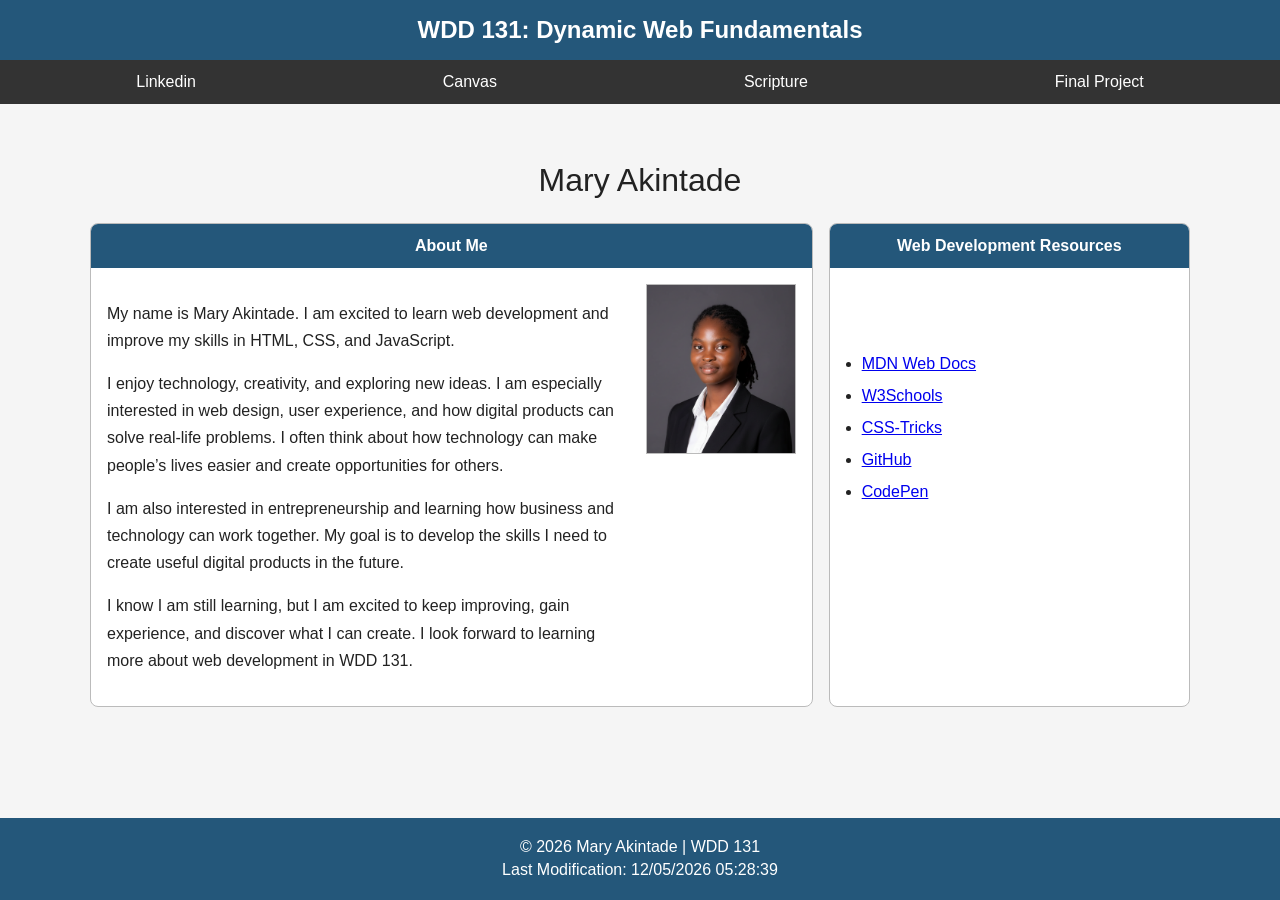
<file: index.html>
<!DOCTYPE html>
<html lang="en">

<head>
    <meta charset="UTF-8">
    <meta name="viewport" content="width=device-width, initial-scale=1.0">
    <title>Mary Akintade - WDD 131</title>
    <link rel="stylesheet" href="styles/base.css">
    <script src="scripts/getdates.js" defer></script>
</head>

<body>
    <header>
        <h1>WDD 131: Dynamic Web Fundamentals</h1>

        <nav>
            <ul class="navigation">
                <li><a href="https://www.linkedin.com/in/mary-akintade/">Linkedin</a></li>
                <li><a href="https://byupw.instructure.com/">Canvas</a></li>
                <li><a href="https://www.churchofjesuschrist.org/study/scriptures/bofm/morm/8?lang=eng">Scripture</a></li>
                <li><a href="#">Final Project</a></li>
            </ul>
        </nav>
    
    </header>

    <main>
        <h2 class="student-name">Mary Akintade</h2>

        <div class="content-container">
            <section class="card">
                <h3>About Me</h3>

                <div class="about-content">
                    <div>
                        <p>
                            My name is Mary Akintade. I am excited to learn
                            web development and improve my skills in HTML,
                            CSS, and JavaScript.
                        </p>
                       

                        <p>
                            I enjoy technology, creativity, and exploring new ideas. 
                            I am especially interested in web design, user experience, and
                            how digital products can solve real-life problems. I often think 
                            about how technology can make people’s lives easier and
                            create opportunities for others.
                        </p>
                        <p>
                            I am also interested in entrepreneurship and learning how 
                            business and technology can work together. My goal is to
                            develop the skills I need to create useful digital products 
                            in the future.
                        </p>
                                       

                        <p>
                        I know I am still learning, but I am excited to keep improving, 
                        gain experience, and discover what I can create. I look
                        forward to learning more about web development in WDD 131.
                        </p>
                    </div>
                    <img src="images/image.png" alt="A photo of Mary Akintade">
                </div>
            </section>

            <aside class="card">
                <h3>Web Development Resources</h3>

                <ul class="resource-list">
                    <li><a href="https://developer.mozilla.org/">MDN Web Docs</a></li>
                    <li><a href="https://www.w3schools.com/">W3Schools</a></li>
                    <li><a href="https://css-tricks.com/">CSS-Tricks</a></li>
                    <li><a href="https://github.com/">GitHub</a></li>
                    <li><a href="https://codepen.io/">CodePen</a></li>
                </ul>
            </aside>
        </div>
    </main>

    <footer>
        <p>© <span id="currentyear"></span> Mary Akintade | WDD 131</p>
        <p>Last Modification: <span id="lastModified"></span></p>
    </footer>
</body>

</html>
</file>
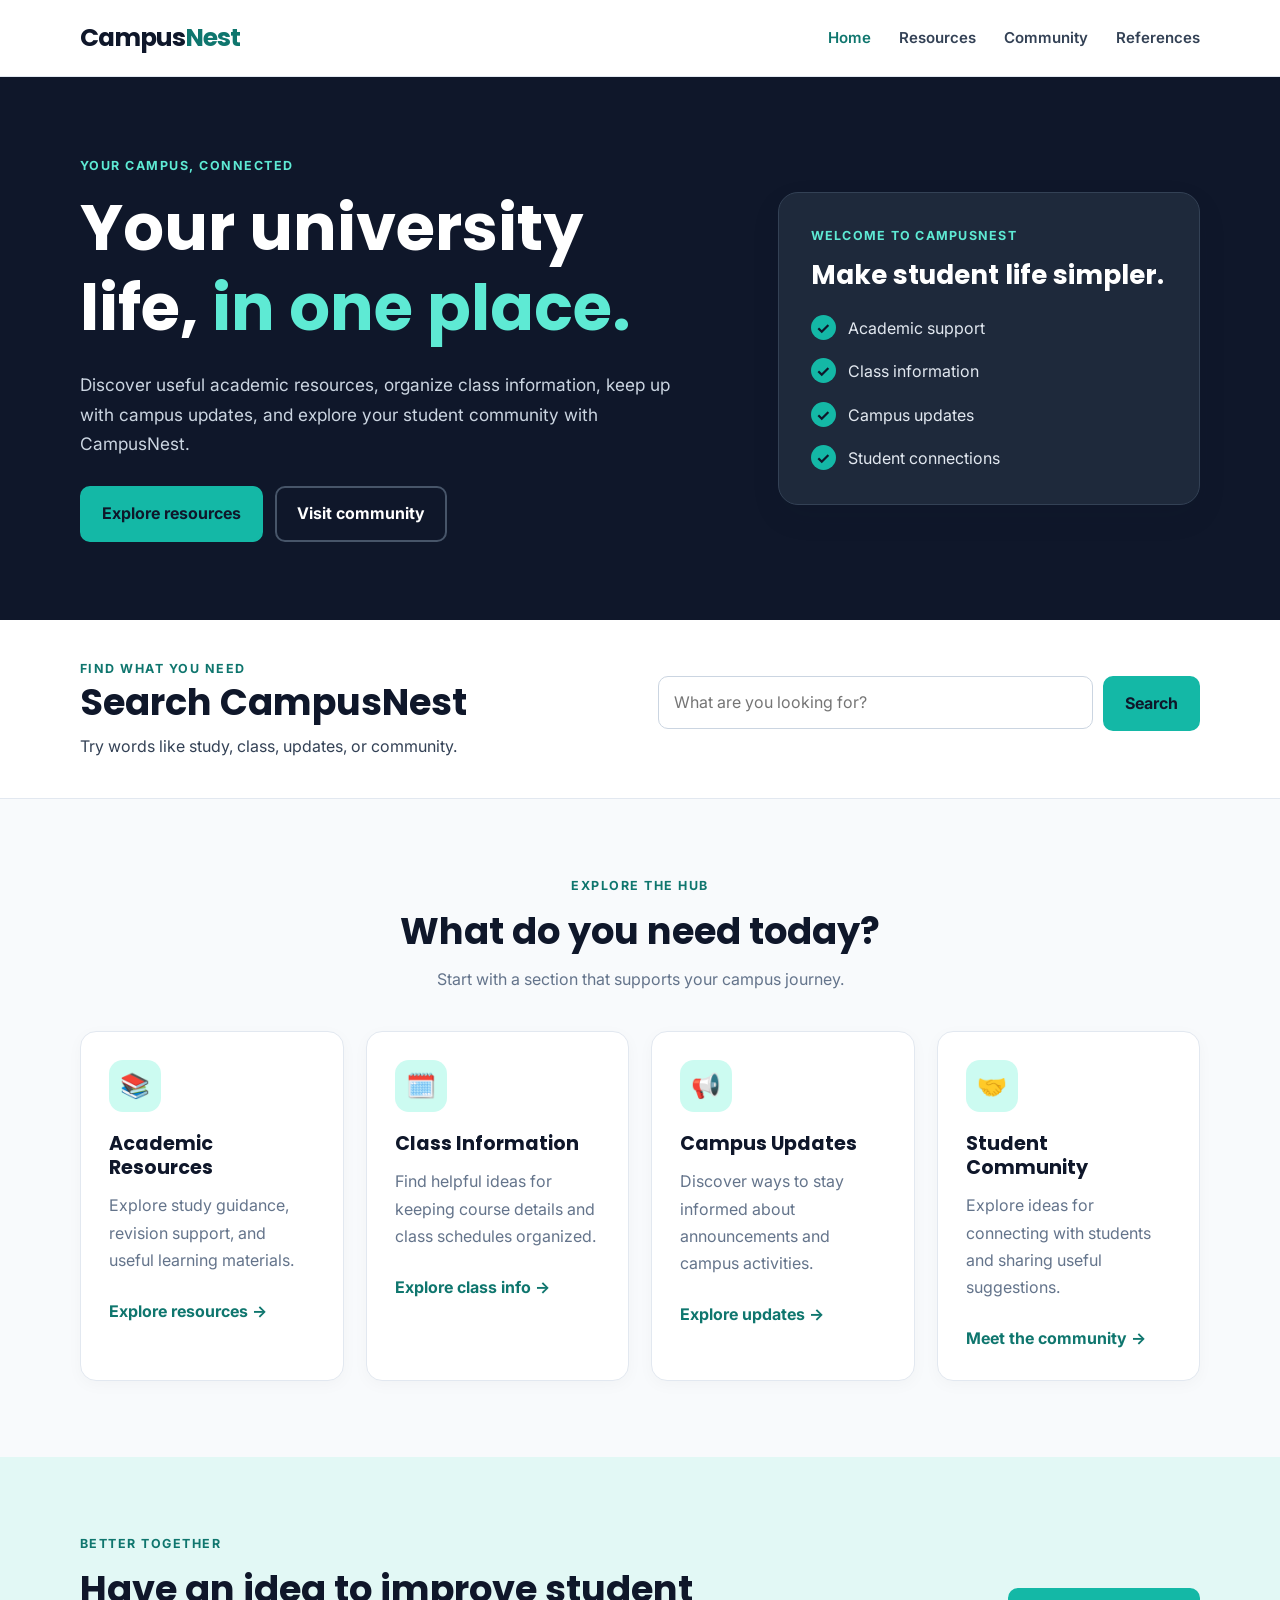
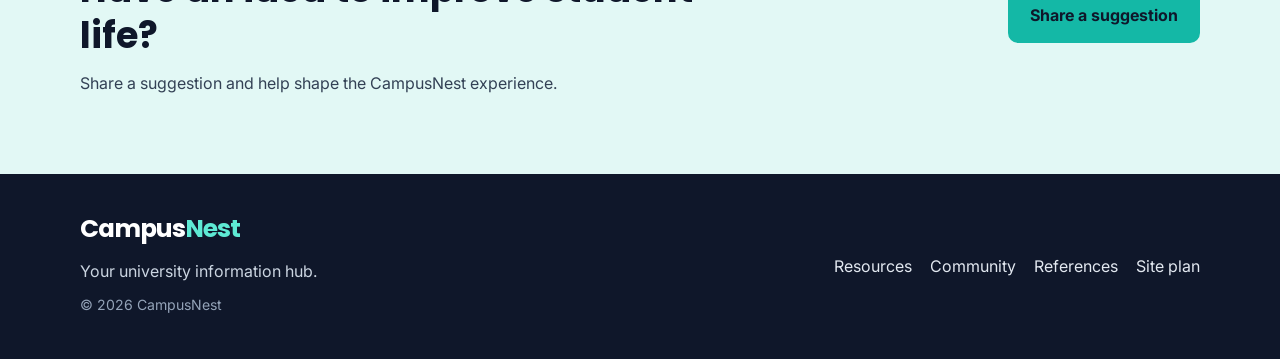
<file: project/index.html>
<!DOCTYPE html>
<html lang="en">
<head>
  <meta charset="UTF-8">
  <meta name="viewport" content="width=device-width, initial-scale=1.0">
  <meta name="description" content="Explore CampusNest for student academic resources, class information, campus updates, and community connections.">
  <meta name="author" content="CampusNest">
  <title>CampusNest | Your University Information Hub</title>
  
  <link rel="stylesheet" href="styles/site.css">
  <link rel="preconnect" href="https://fonts.googleapis.com">
  <link rel="preconnect" href="https://fonts.gstatic.com" crossorigin>
  <link href="https://fonts.googleapis.com/css2?family=Inter:wght@400;500;600;700&family=Poppins:wght@500;600;700&display=swap" rel="stylesheet">
  <script src="scripts/site.js" defer></script>
</head>

<body class="site-home">
  <header class="site-header">
    <div class="container header-inner">
      <a class="logo" href="index.html" aria-label="CampusNest home">
        Campus<span>Nest</span>
      </a>

      <button class="menu-toggle" type="button"
        aria-label="Open navigation menu" aria-expanded="false"
        aria-controls="primary-navigation">
        <span></span>
        <span></span>
        <span></span>
      </button>

      <nav class="primary-navigation" id="primary-navigation" aria-label="Main navigation">
        <a class="active" href="index.html" aria-current="page">Home</a>
        <a href="resources.html">Resources</a>
        <a href="community.html">Community</a>
        <a href="references.html">References</a>
      </nav>
    </div>
  </header>

  <main>
    <section class="hero">
      <div class="container hero-inner">
        <div class="hero-copy">
          <p class="eyebrow">YOUR CAMPUS, CONNECTED</p>
          <h1>Your university life, <span>in one place.</span></h1>
          <p class="hero-description">
            Discover useful academic resources, organize class information,
            keep up with campus updates, and explore your student community
            with CampusNest.
          </p>
          <div class="hero-actions">
            <a class="button" href="resources.html">Explore resources</a>
            <a class="button button-secondary" href="community.html">Visit community</a>
          </div>
        </div>

        <div class="hero-panel">
          <p class="panel-label">WELCOME TO CAMPUSNEST</p>
          <h2>Make student life simpler.</h2>
          <ul class="welcome-list">
            <li><span class="checkmark">✓</span> Academic support</li>
            <li><span class="checkmark">✓</span> Class information</li>
            <li><span class="checkmark">✓</span> Campus updates</li>
            <li><span class="checkmark">✓</span> Student connections</li>
          </ul>
        </div>
      </div>
    </section>

    <section class="search-section" aria-labelledby="search-heading">
      <div class="container search-inner">
        <div>
          <p class="eyebrow">FIND WHAT YOU NEED</p>
          <h2 id="search-heading">Search CampusNest</h2>
          <p>Try words like study, class, updates, or community.</p>
        </div>

        <form class="search-form" id="search-form">
          <label class="visually-hidden" for="site-search">Search CampusNest</label>
          <input id="site-search" name="search" type="search"
            placeholder="What are you looking for?" autocomplete="off">
          <button class="button" type="submit">Search</button>
          <p id="search-message" class="search-message" aria-live="polite"></p>
        </form>
      </div>
    </section>

    <section class="section" aria-labelledby="categories-heading">
      <div class="container">
        <div class="section-heading">
          <p class="eyebrow">EXPLORE THE HUB</p>
          <h2 id="categories-heading">What do you need today?</h2>
          <p>Start with a section that supports your campus journey.</p>
        </div>

        <div class="category-grid">
          <article class="category-card">
            <div class="category-icon" aria-hidden="true">📚</div>
            <h3>Academic Resources</h3>
            <p>Explore study guidance, revision support, and useful learning materials.</p>
            <a class="card-link" href="resources.html#academics">Explore resources →</a>
          </article>

          <article class="category-card">
            <div class="category-icon" aria-hidden="true">🗓️</div>
            <h3>Class Information</h3>
            <p>Find helpful ideas for keeping course details and class schedules organized.</p>
            <a class="card-link" href="resources.html#class-info">Explore class info →</a>
          </article>

          <article class="category-card">
            <div class="category-icon" aria-hidden="true">📢</div>
            <h3>Campus Updates</h3>
            <p>Discover ways to stay informed about announcements and campus activities.</p>
            <a class="card-link" href="resources.html#campus-updates">Explore updates →</a>
          </article>

          <article class="category-card">
            <div class="category-icon" aria-hidden="true">🤝</div>
            <h3>Student Community</h3>
            <p>Explore ideas for connecting with students and sharing useful suggestions.</p>
            <a class="card-link" href="community.html">Meet the community →</a>
          </article>
        </div>
      </div>
    </section>

    <section class="section section-tinted">
      <div class="container community-banner">
        <div>
          <p class="eyebrow">BETTER TOGETHER</p>
          <h2>Have an idea to improve student life?</h2>
          <p>Share a suggestion and help shape the CampusNest experience.</p>
        </div>
        <a class="button" href="community.html#suggestion-form">Share a suggestion</a>
      </div>
    </section>
  </main>

  <footer class="site-footer">
    <div class="container footer-inner">
      <div>
        <a class="logo footer-logo" href="index.html">Campus<span>Nest</span></a>
        <p>Your university information hub.</p>
        <p class="copyright">© <span id="current-year">2026</span> CampusNest</p>
      </div>

      <nav class="footer-links" aria-label="Footer navigation">
        <a href="resources.html">Resources</a>
        <a href="community.html">Community</a>
        <a href="references.html">References</a>
        <a href="siteplan.html">Site plan</a>
      </nav>
    </div>
  </footer>
</body>
</html>
</file>
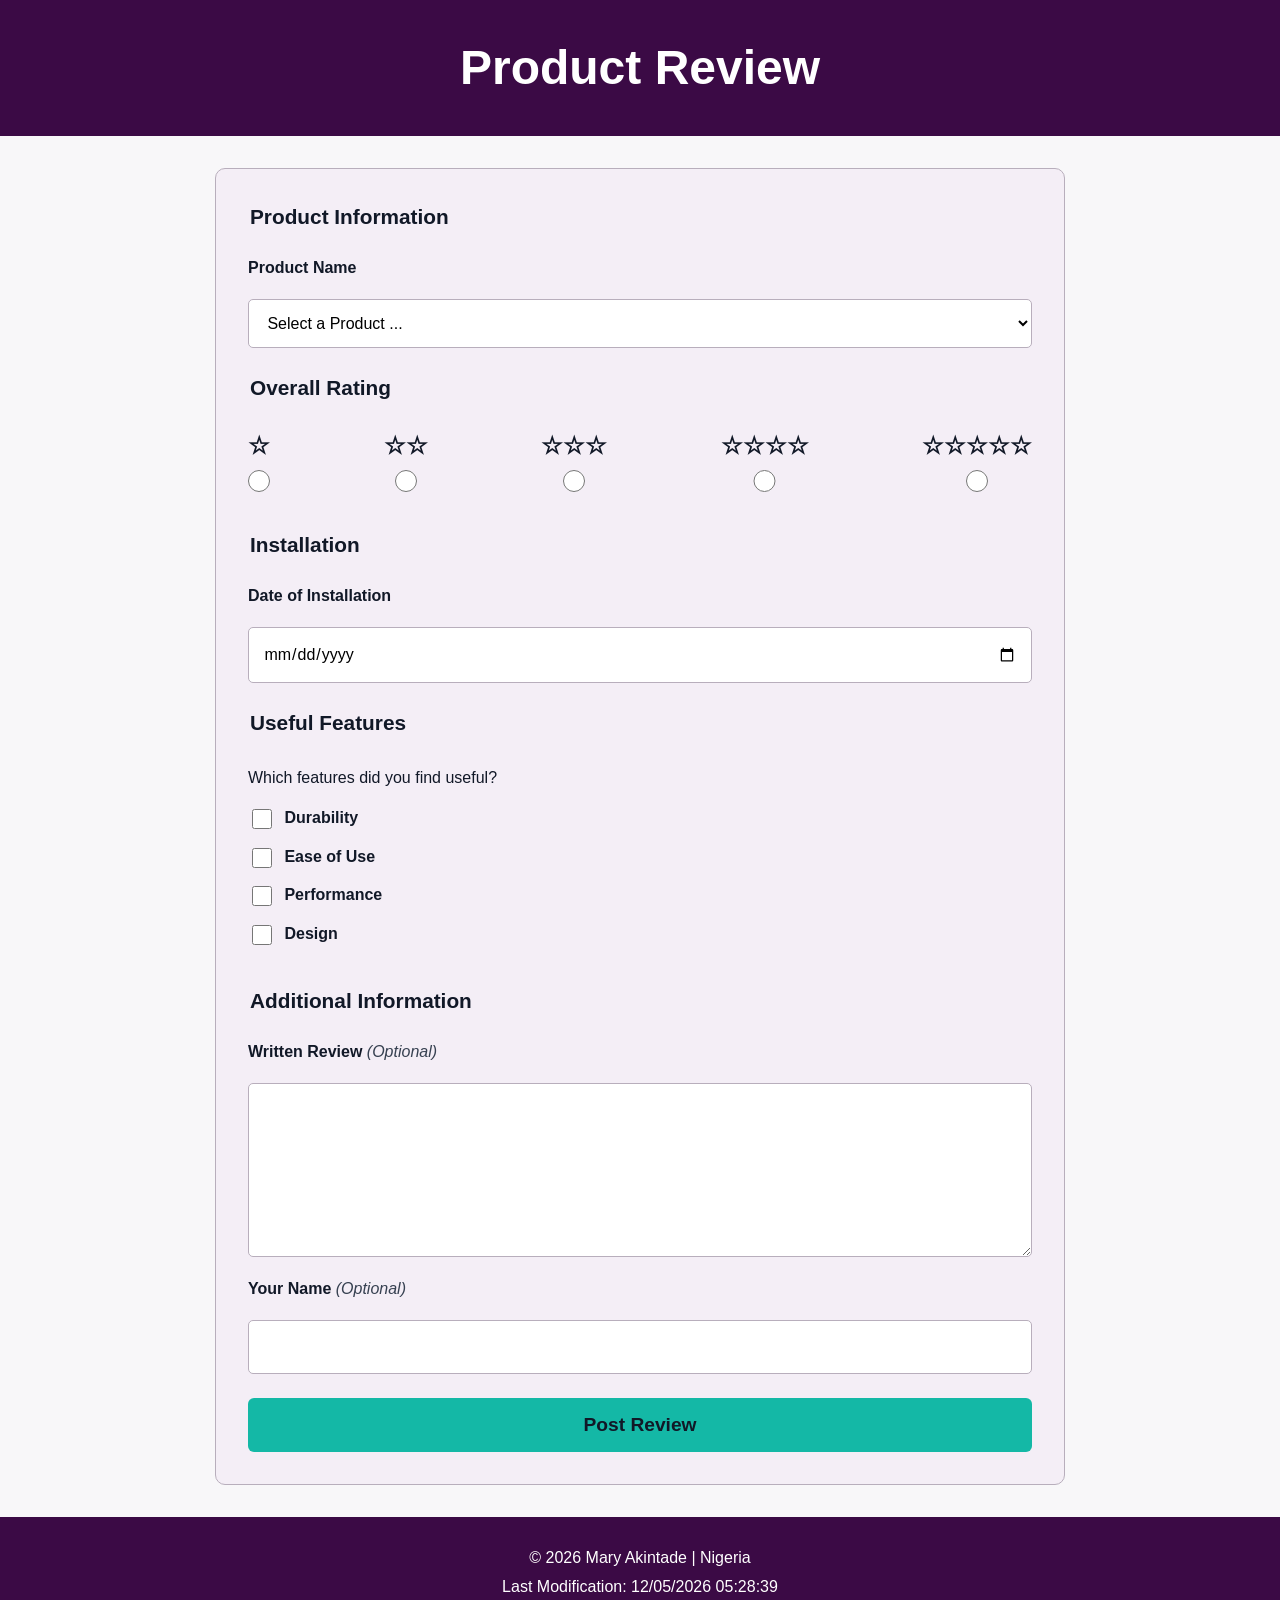
<file: form.html>
<!DOCTYPE html>
<html lang="en">

<head>
    <meta charset="UTF-8">
    <meta name="viewport" content="width=device-width, initial-scale=1.0">

    <title>Product Review</title>

    <meta name="description" content="Product review form for WDD 131 Dynamic Web Fundamentals.">

    <link rel="stylesheet" href="form.css">
    <script src="form.js" defer></script>
</head>

<body>
    <header>
        <h1>Product Review</h1>
    </header>

    <main>
        <form method="get" action="review.html">

            <fieldset>
                <legend>Product Information</legend>

                <label for="product">Product Name</label>

                <select id="product" name="product" required>
                    <option value="" disabled selected>
                        Select a Product ...
                    </option>
                </select>
            </fieldset>

            <fieldset>
                <legend>Overall Rating</legend>

                <div class="rating">
                    <label for="rating1">
                        <span>☆</span>
                        <input type="radio" id="rating1" name="rating" value="1" required>
                    </label>

                    <label for="rating2">
                        <span>☆☆</span>
                        <input type="radio" id="rating2" name="rating" value="2" required>
                    </label>

                    <label for="rating3">
                        <span>☆☆☆</span>
                        <input type="radio" id="rating3" name="rating" value="3" required>
                    </label>

                    <label for="rating4">
                        <span>☆☆☆☆</span>
                        <input type="radio" id="rating4" name="rating" value="4" required>
                    </label>

                    <label for="rating5">
                        <span>☆☆☆☆☆</span>
                        <input type="radio" id="rating5" name="rating" value="5" required>
                    </label>
                </div>
            </fieldset>

            <fieldset>
                <legend>Installation</legend>

                <label for="installed">Date of Installation</label>

                <input type="date" id="installed" name="installed" required>
            </fieldset>

            <fieldset>
                <legend>Useful Features</legend>

                <p>Which features did you find useful?</p>

                <label>
                    <input type="checkbox" id="durability" name="features" value="Durability">
                    Durability
                </label>

                <label>
                    <input type="checkbox" id="ease" name="features" value="Ease of Use">
                    Ease of Use
                </label>

                <label>
                    <input type="checkbox" id="performance" name="features" value="Performance">
                    Performance
                </label>

                <label>
                    <input type="checkbox" id="design" name="features" value="Design">
                    Design
                </label>
            </fieldset>

            <fieldset>
                <legend>Additional Information</legend>

                <label for="review">
                    Written Review
                    <span class="optional">(Optional)</span>
                </label>

                <textarea id="review" name="review" rows="6"></textarea>

                <label for="username">
                    Your Name
                    <span class="optional">(Optional)</span>
                </label>

                <input type="text" id="username" name="username">
            </fieldset>

            <input type="submit" value="Post Review" class="submit-button">
        </form>
    </main>

    <footer>
        <p>
            © <span id="currentyear"></span> Mary Akintade | Nigeria
        </p>

        <p>
            Last Modification:
            <span id="lastModified"></span>
        </p>
    </footer>
</body>

</html>
</file>
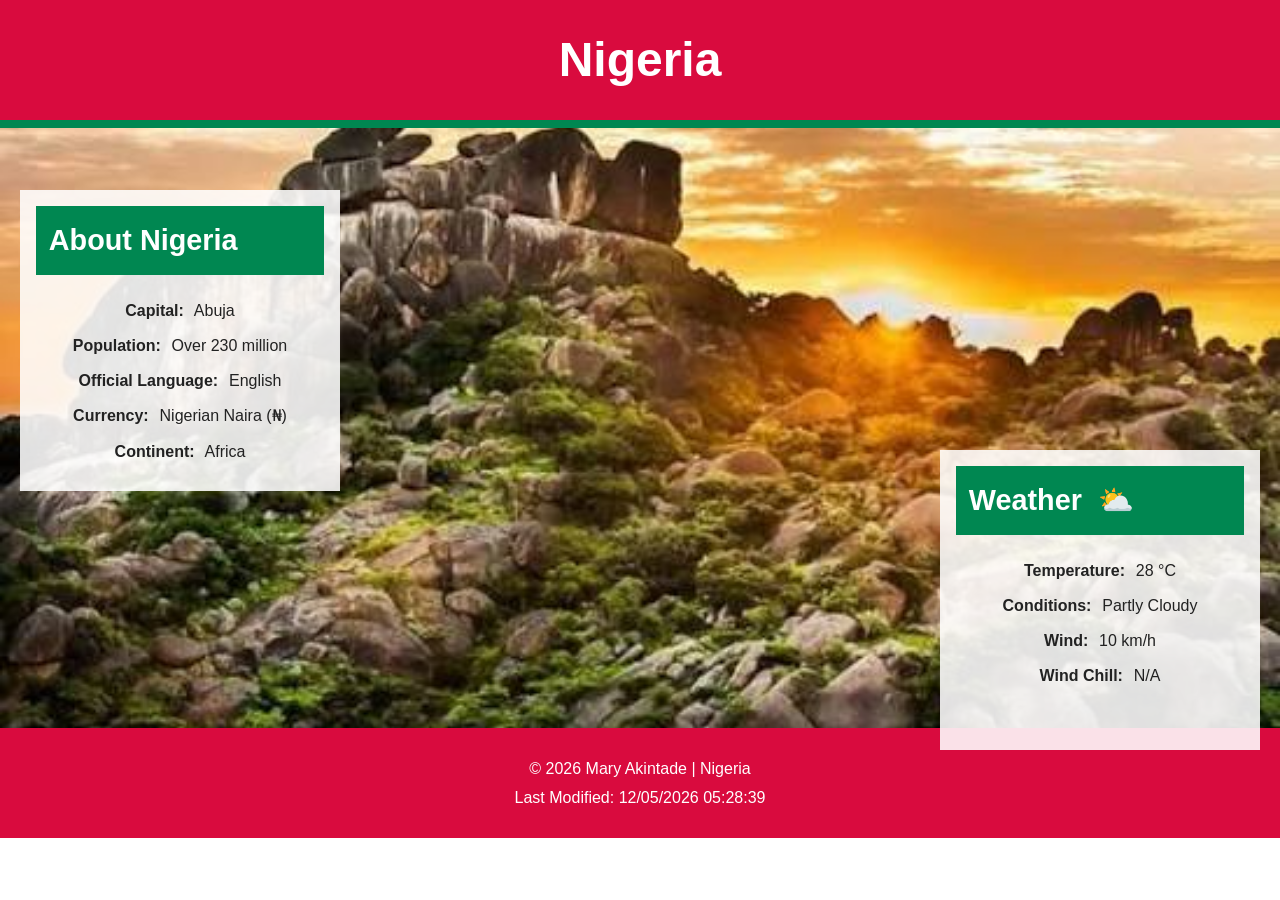
<file: place.html>
<!DOCTYPE html>
<html lang="en">

<head>
    <meta charset="UTF-8">
    <meta name="viewport" content="width=device-width, initial-scale=1.0">
    <meta name="description" content="Learn about Nigeria, its people, culture, and weather.">
    <meta name="author" content="Mary Akintade">
    <title>Nigeria | WDD 131</title>
    <link rel="stylesheet" href="styles/place.css">
    <script src="scripts/place.js" defer></script>
</head>

<body>
    <header>
        <h1>Nigeria</h1>
    </header>

    <main>
        <section class="hero">
            <picture>
                <source media="(max-width: 700px)" srcset="images/nigeria-small.webp">
                <img src="images/nigeria-large.webp" alt="Beautiful landscape in Nigeria">
            </picture>
        </section>

        <section class="content">
            <section class="card">
                <h2>About Nigeria</h2>
                <div class="info">
                    <p><strong>Capital:</strong> Abuja</p>
                    <p><strong>Population:</strong> Over 230 million</p>
                    <p><strong>Official Language:</strong> English</p>
                    <p><strong>Currency:</strong> Nigerian Naira (₦)</p>
                    <p><strong>Continent:</strong> Africa</p>
                </div>
            </section>

            <section class="card weather">
                <h2>Weather</h2>

                <div class="weather-icon">
                    <img src="images/weather.jpg" alt="Partly cloudy weather">
                </div>

                <div class="weather-info">
                    <p><strong>Temperature:</strong> <span id="temperature">28 °C</span></p>
                    <p><strong>Conditions:</strong> Partly Cloudy</p>
                    <p><strong>Wind:</strong> <span id="wind-speed">10 km/h</span></p>
                    <p><strong>Wind Chill:</strong> <span id="wind-chill">N/A</span></p>
                </div>
            </section>
        </section>
    </main>

    <footer>
        <p>
            © <span id="currentyear"></span> Mary Akintade | Nigeria
        </p>
        <p>
            Last Modified: <span id="lastmodified"></span>
        </p>
    </footer>
</body>

</html>
</file>
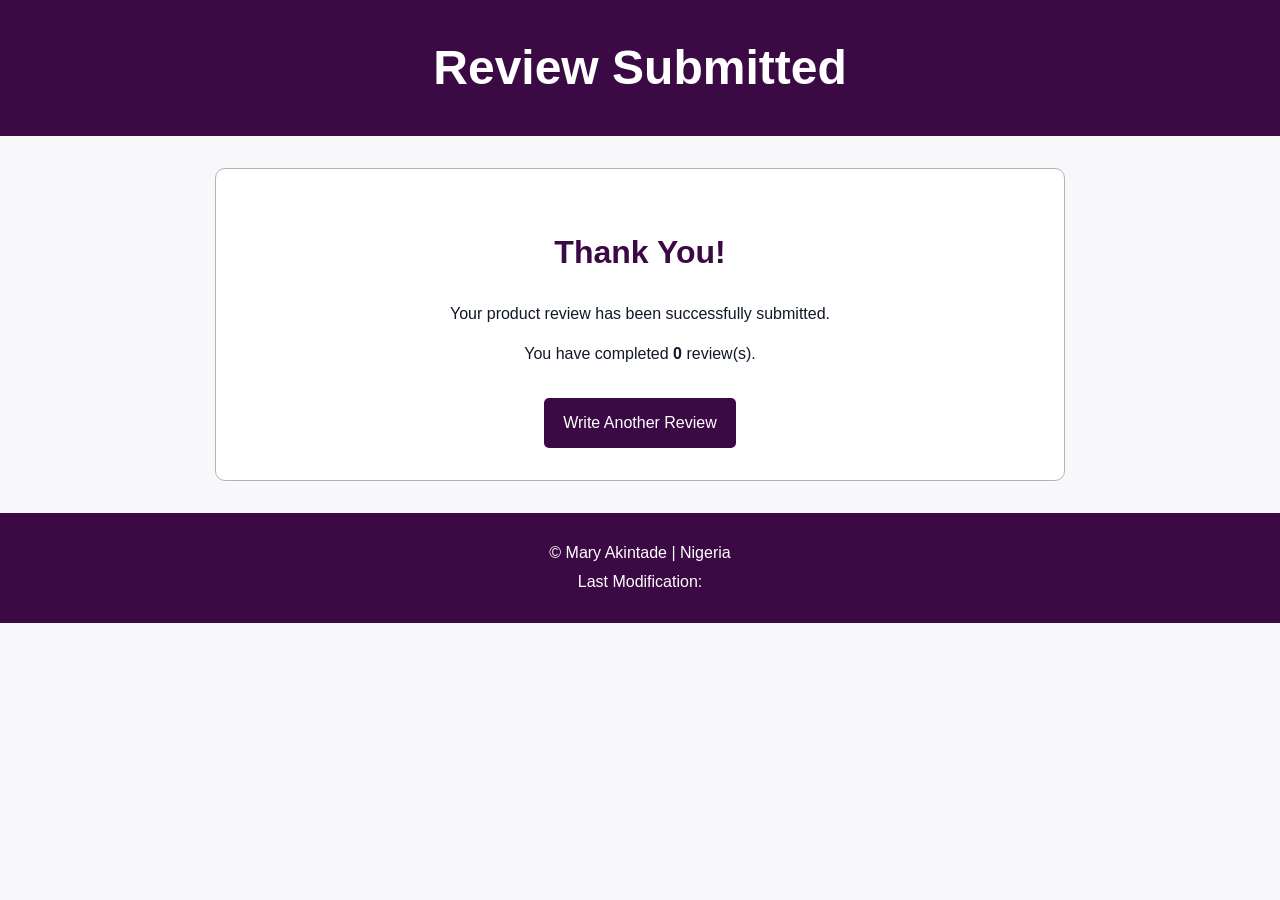
<file: review.html>
<!DOCTYPE html>
<html lang="en">

<head>
    <meta charset="UTF-8">
    <meta name="viewport" content="width=device-width, initial-scale=1.0">

    <title>Review Submitted</title>

    <meta name="description" content="Confirmation page for the product review form.">

    <link rel="stylesheet" href="form.css">
    <script src="form.js" defer></script>
</head>

<body>
    <header>
        <h1>Review Submitted</h1>
    </header>

    <main class="confirmation">
        <section>
            <h2>Thank You!</h2>

            <p>
                Your product review has been successfully submitted.
            </p>

            <p>
                You have completed
                <strong id="reviewCount">0</strong>
                review(s).
            </p>

            <a href="form.html" class="back-link">
                Write Another Review
            </a>
        </section>
    </main>

    <footer>
        <p>
            © <span id="currentyear"></span> Mary Akintade | Nigeria
        </p>

        <p>
            Last Modification:
            <span id="lastModified"></span>
        </p>
    </footer>
</body>

</html>
</file>
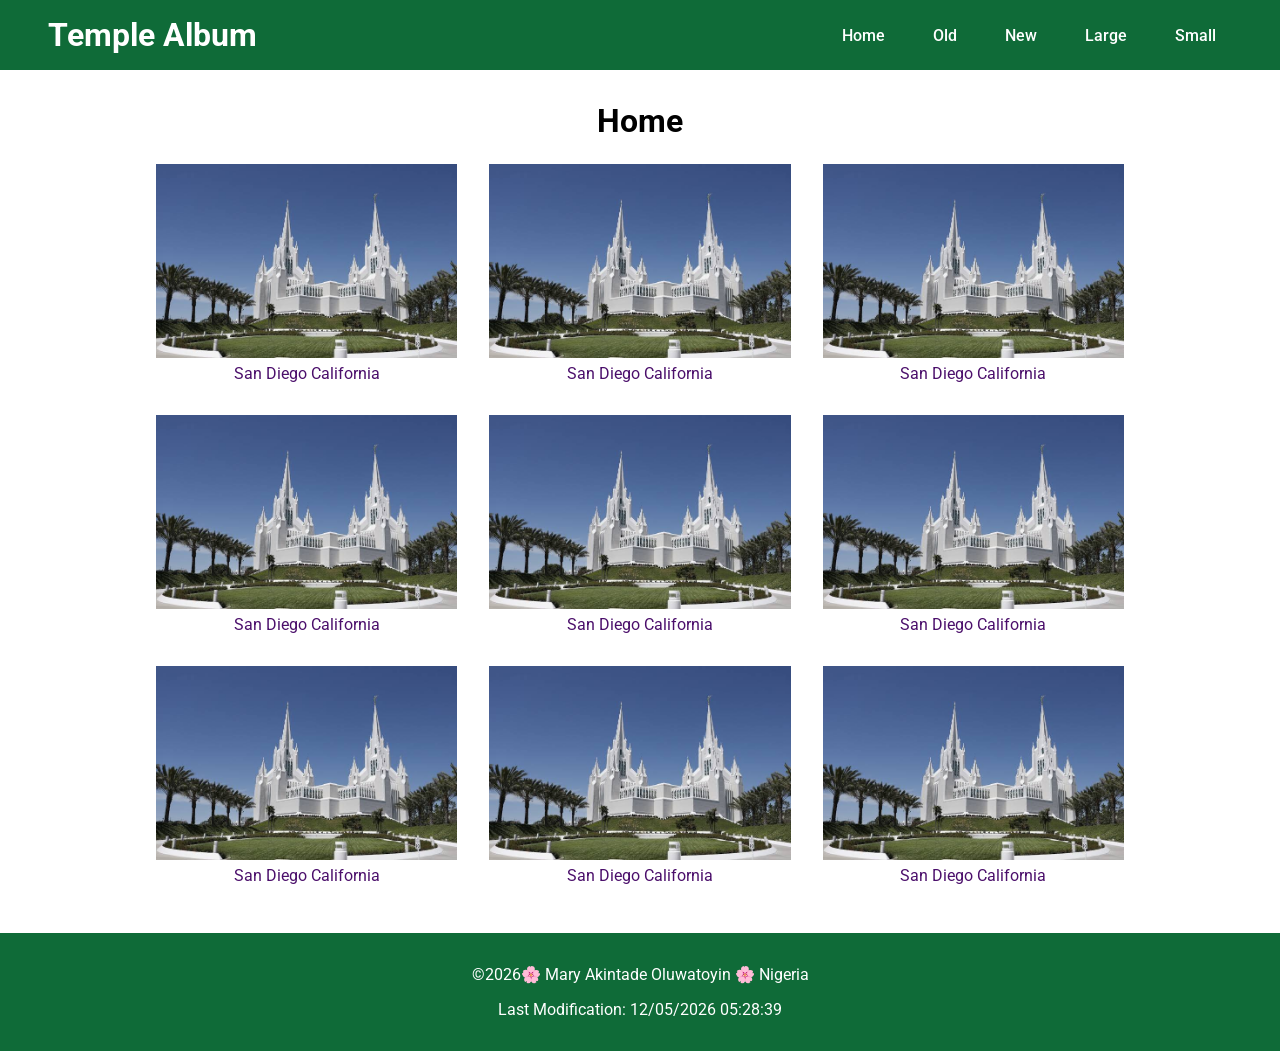
<file: temples.html>
<!DOCTYPE html>
<html lang="en">

<head>
    <meta charset="UTF-8">
    <meta name="viewport" content="width=device-width, initial-scale=1.0">
    <meta name="description" content="A responsive temple album featuring temples from around the world.">
    <meta name="author" content="Mary Akintade">
    <title>Temple Album</title>

    <link rel="stylesheet" href="styles/temples.css">
    <link rel="stylesheet" href="styles/temples-large.css">

    <script src="scripts/temples.js" defer></script>
</head>

<body>

    <header>
        <h1>Temple Album</h1>

        <button id="menu" aria-label="Open navigation menu">☰</button>

        <nav>
            <a href="temples.html">Home</a>
            <a href="#">Old</a>
            <a href="#">New</a>
            <a href="#">Large</a>
            <a href="#">Small</a>
        </nav>
    </header>

    <main>
        <h2>Home</h2>

        <div class="temple-container">

            <figure>
                <img src="images/temple.jpg" alt="Temple">
                <figcaption>San Diego California</figcaption>
            </figure>

            <figure>
                <img src="images/temple.jpg" alt="Temple">
                <figcaption>San Diego California</figcaption>
            </figure>

            <figure>
                <img src="images/temple.jpg" alt="Temple">
                <figcaption>San Diego California</figcaption>
            </figure>

            <figure>
                <img src="images/temple.jpg" alt="Temple">
                <figcaption>San Diego California</figcaption>
            </figure>

            <figure>
                <img src="images/temple.jpg" alt="Temple">
                <figcaption>San Diego California</figcaption>
            </figure>

            <figure>
                <img src="images/temple.jpg" alt="Temple">
                <figcaption>San Diego California</figcaption>
            </figure>

            <figure>
                <img src="images/temple.jpg" alt="Temple">
                <figcaption>San Diego California</figcaption>
            </figure>

            <figure>
                <img src="images/temple.jpg" alt="Temple">
                <figcaption>San Diego California</figcaption>
            </figure>

            <figure>
                <img src="images/temple.jpg" alt="Temple">
                <figcaption>San Diego California</figcaption>
            </figure>

        </div>
    </main>

    <footer>
        <p>©<span id="currentyear"></span>🌸 Mary Akintade Oluwatoyin 🌸 Nigeria</p>
        <p>Last Modification: <span id="lastModified"></span></P>
    </footer>
    
    <script src="scripts/temples.js"></script>
    
</body>

</html>
</file>
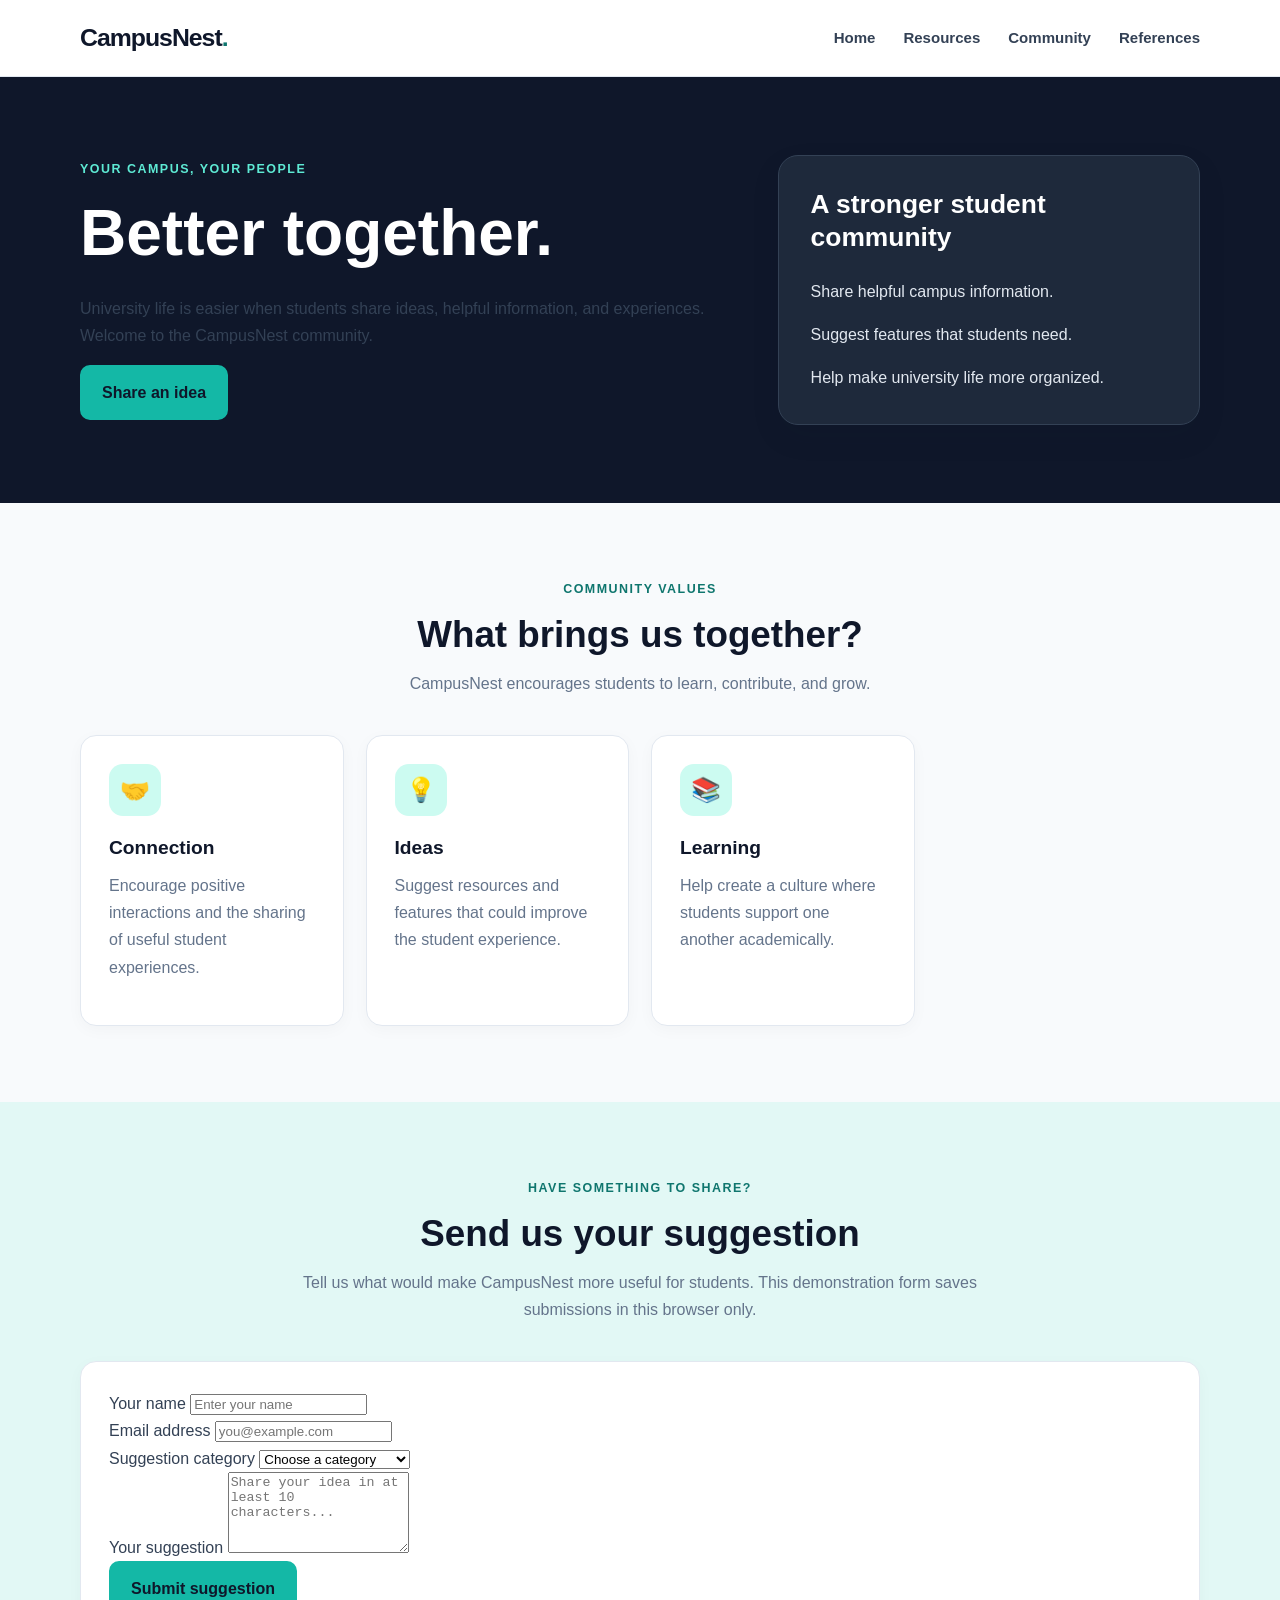
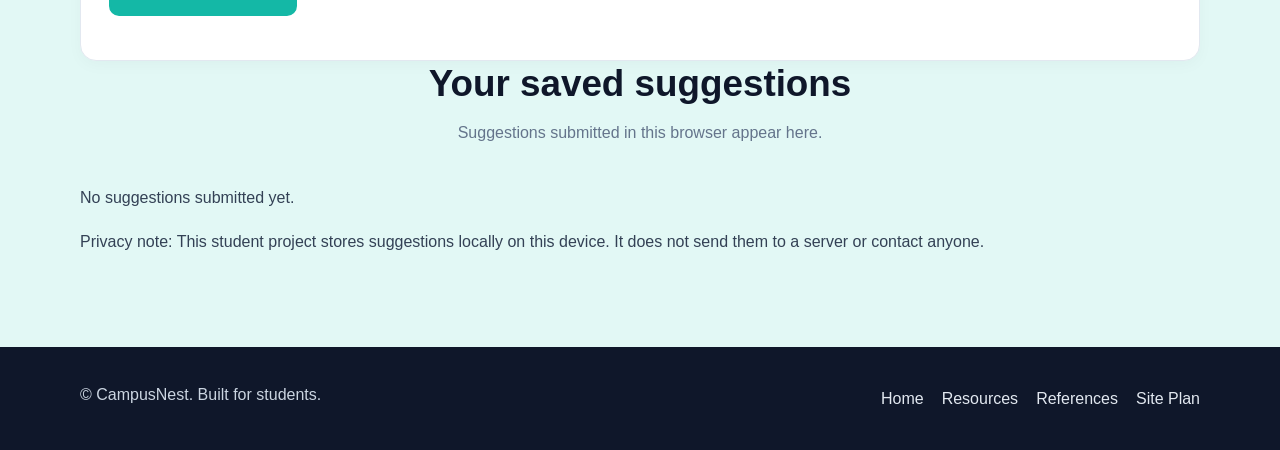
<file: project/community.html>
<!DOCTYPE html>
<html lang="en">

<head>
    <meta charset="UTF-8">
    <meta name="viewport" content="width=device-width, initial-scale=1.0">
    <meta name="description" content="Connect with students and share ideas through the CampusNest student community.">
    <meta name="author" content="CampusNest">
    <title>CampusNest | Student Community</title>

    <link rel="stylesheet" href="styles/site.css">
    <script src="scripts/site.js" defer></script>
</head>

<body class="site-home">
    <header class="site-header">
        <div class="container header-inner">
            <a class="logo" href="index.html" aria-label="CampusNest home">
                CampusNest<span>.</span>
            </a>

            <button class="menu-toggle" type="button" aria-label="Open navigation menu" aria-expanded="false">
                <span></span><span></span><span></span>
            </button>

            <nav class="primary-navigation" aria-label="Main navigation">
                <a href="index.html">Home</a>
                <a href="resources.html">Resources</a>
                <a href="community.html" aria-current="page">Community</a>
                <a href="references.html">References</a>
            </nav>
        </div>
    </header>

    <main>
        <section class="hero">
            <div class="container hero-inner">
                <div class="hero-copy">
                    <p class="eyebrow">YOUR CAMPUS, YOUR PEOPLE</p>
                    <h1>Better together.</h1>
                    <p>
                        University life is easier when students share ideas,
                        helpful information, and experiences. Welcome to the
                        CampusNest community.
                    </p>
                    <a class="button" href="#suggestion-form">Share an idea</a>
                </div>

                <div class="hero-panel">
                    <h2>A stronger student community</h2>
                    <ul class="welcome-list">
                        <li>Share helpful campus information.</li>
                        <li>Suggest features that students need.</li>
                        <li>Help make university life more organized.</li>
                    </ul>
                </div>
            </div>
        </section>

        <section class="section">
            <div class="container">
                <div class="section-heading">
                    <p class="eyebrow">COMMUNITY VALUES</p>
                    <h2>What brings us together?</h2>
                    <p>CampusNest encourages students to learn, contribute, and grow.</p>
                </div>

                <div class="category-grid">
                    <article class="category-card">
                        <div class="category-icon" aria-hidden="true">🤝</div>
                        <h3>Connection</h3>
                        <p>Encourage positive interactions and the sharing of useful student experiences.</p>
                    </article>

                    <article class="category-card">
                        <div class="category-icon" aria-hidden="true">💡</div>
                        <h3>Ideas</h3>
                        <p>Suggest resources and features that could improve the student experience.</p>
                    </article>

                    <article class="category-card">
                        <div class="category-icon" aria-hidden="true">📚</div>
                        <h3>Learning</h3>
                        <p>Help create a culture where students support one another academically.</p>
                    </article>
                </div>
            </div>
        </section>

        <section class="section section-tinted" id="suggestion-form">
            <div class="container">
                <div class="section-heading">
                    <p class="eyebrow">HAVE SOMETHING TO SHARE?</p>
                    <h2>Send us your suggestion</h2>
                    <p>
                        Tell us what would make CampusNest more useful for students.
                        This demonstration form saves submissions in this browser only.
                    </p>
                </div>

                <form id="community-form" class="content-card">
                    <div class="form-group">
                        <label for="student-name">Your name</label>
                        <input type="text" id="student-name" name="studentName" autocomplete="name" minlength="2"
                            maxlength="60" required placeholder="Enter your name">
                    </div>

                    <div class="form-group">
                        <label for="student-email">Email address</label>
                        <input type="email" id="student-email" name="studentEmail" autocomplete="email" maxlength="100"
                            required placeholder="you@example.com">
                    </div>

                    <div class="form-group">
                        <label for="suggestion-category">Suggestion category</label>
                        <select id="suggestion-category" name="category" required>
                            <option value="">Choose a category</option>
                            <option value="Academic resources">Academic resources</option>
                            <option value="Campus updates">Campus updates</option>
                            <option value="Student community">Student community</option>
                            <option value="Website improvement">Website improvement</option>
                            <option value="Other">Other</option>
                        </select>
                    </div>

                    <div class="form-group">
                        <label for="suggestion-message">Your suggestion</label>
                        <textarea id="suggestion-message" name="message" rows="5" minlength="10" maxlength="500"
                            required placeholder="Share your idea in at least 10 characters..."></textarea>
                    </div>

                    <button class="button" type="submit">Submit suggestion</button>

                    <p id="form-message" role="status" aria-live="polite"></p>
                </form>

                <div class="section-heading">
                    <h2>Your saved suggestions</h2>
                    <p>Suggestions submitted in this browser appear here.</p>
                </div>

                <div id="suggestion-list" class="content-grid" aria-live="polite">
                    <p>No suggestions submitted yet.</p>
                </div>

                <p class="small-note">
                    Privacy note: This student project stores suggestions locally on
                    this device. It does not send them to a server or contact anyone.
                </p>
            </div>
        </section>
    </main>

    <footer class="site-footer">
        <div class="container footer-inner">
            <p>&copy; <span id="current-year"></span> CampusNest. Built for students.</p>
            <div class="footer-links">
                <a href="index.html">Home</a>
                <a href="resources.html">Resources</a>
                <a href="references.html">References</a>
                <a href="siteplan.html">Site Plan</a>
            </div>
        </div>
    </footer>
</body>

</html>
</file>
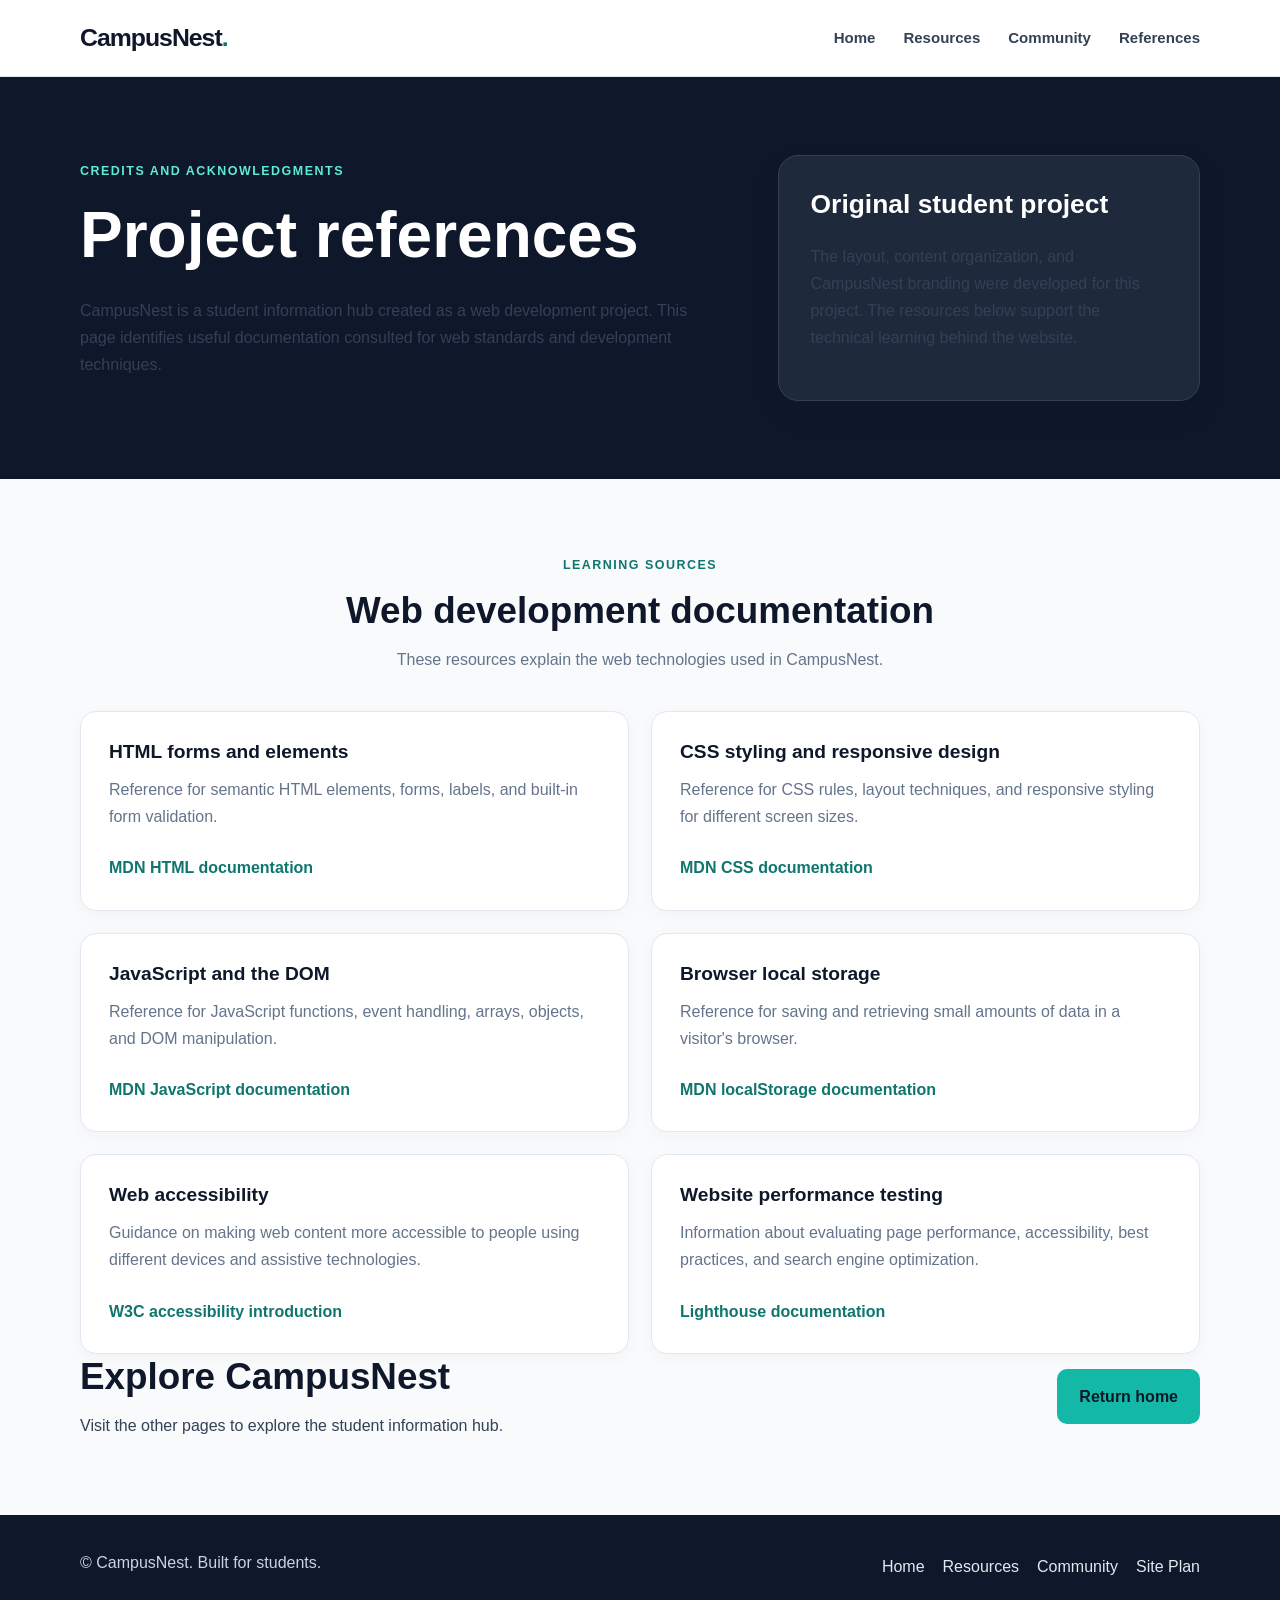
<file: project/references.html>
<!DOCTYPE html>
<html lang="en">

<head>
    <meta charset="UTF-8">
    <meta name="viewport" content="width=device-width, initial-scale=1.0">
    <meta name="description"
        content="View the design, content, and learning references used for the CampusNest student information hub.">
    <meta name="author" content="CampusNest">
    <title>CampusNest | References</title>

    <link rel="stylesheet" href="styles/site.css">
    <script src="scripts/site.js" defer></script>
</head>

<body>
    <header class="site-header">
        <div class="container header-inner">
            <a class="logo" href="index.html" aria-label="CampusNest home">
                CampusNest<span>.</span>
            </a>

            <button class="menu-toggle" type="button" aria-label="Open navigation menu" aria-expanded="false">
                <span></span><span></span><span></span>
            </button>

            <nav class="primary-navigation" aria-label="Main navigation">
                <a href="index.html">Home</a>
                <a href="resources.html">Resources</a>
                <a href="community.html">Community</a>
                <a href="references.html" aria-current="page">References</a>
            </nav>
        </div>
    </header>

    <main>
        <section class="hero">
            <div class="container hero-inner">
                <div class="hero-copy">
                    <p class="eyebrow">CREDITS AND ACKNOWLEDGMENTS</p>
                    <h1>Project references</h1>
                    <p>
                        CampusNest is a student information hub created as a web
                        development project. This page identifies useful documentation
                        consulted for web standards and development techniques.
                    </p>
                </div>

                <div class="hero-panel">
                    <h2>Original student project</h2>
                    <p>
                        The layout, content organization, and CampusNest branding were
                        developed for this project. The resources below support the
                        technical learning behind the website.
                    </p>
                </div>
            </div>
        </section>

        <section class="section">
            <div class="container">
                <div class="section-heading">
                    <p class="eyebrow">LEARNING SOURCES</p>
                    <h2>Web development documentation</h2>
                    <p>These resources explain the web technologies used in CampusNest.</p>
                </div>

                <div class="content-grid">
                    <article class="content-card">
                        <h3>HTML forms and elements</h3>
                        <p>
                            Reference for semantic HTML elements, forms, labels,
                            and built-in form validation.
                        </p>
                        <a class="card-link" href="https://developer.mozilla.org/en-US/docs/Web/HTML" target="_blank"
                            rel="noopener noreferrer">
                            MDN HTML documentation
                        </a>
                    </article>

                    <article class="content-card">
                        <h3>CSS styling and responsive design</h3>
                        <p>
                            Reference for CSS rules, layout techniques, and responsive
                            styling for different screen sizes.
                        </p>
                        <a class="card-link" href="https://developer.mozilla.org/en-US/docs/Web/CSS" target="_blank"
                            rel="noopener noreferrer">
                            MDN CSS documentation
                        </a>
                    </article>

                    <article class="content-card">
                        <h3>JavaScript and the DOM</h3>
                        <p>
                            Reference for JavaScript functions, event handling,
                            arrays, objects, and DOM manipulation.
                        </p>
                        <a class="card-link" href="https://developer.mozilla.org/en-US/docs/Web/JavaScript"
                            target="_blank" rel="noopener noreferrer">
                            MDN JavaScript documentation
                        </a>
                    </article>

                    <article class="content-card">
                        <h3>Browser local storage</h3>
                        <p>
                            Reference for saving and retrieving small amounts of data
                            in a visitor's browser.
                        </p>
                        <a class="card-link" href="https://developer.mozilla.org/en-US/docs/Web/API/Window/localStorage"
                            target="_blank" rel="noopener noreferrer">
                            MDN localStorage documentation
                        </a>
                    </article>

                    <article class="content-card">
                        <h3>Web accessibility</h3>
                        <p>
                            Guidance on making web content more accessible to people
                            using different devices and assistive technologies.
                        </p>
                        <a class="card-link" href="https://www.w3.org/WAI/fundamentals/accessibility-intro/"
                            target="_blank" rel="noopener noreferrer">
                            W3C accessibility introduction
                        </a>
                    </article>

                    <article class="content-card">
                        <h3>Website performance testing</h3>
                        <p>
                            Information about evaluating page performance, accessibility,
                            best practices, and search engine optimization.
                        </p>
                        <a class="card-link" href="https://developer.chrome.com/docs/lighthouse/overview"
                            target="_blank" rel="noopener noreferrer">
                            Lighthouse documentation
                        </a>
                    </article>
                </div>

                <div class="community-banner">
                    <div>
                        <h2>Explore CampusNest</h2>
                        <p>Visit the other pages to explore the student information hub.</p>
                    </div>
                    <a class="button" href="index.html">Return home</a>
                </div>
            </div>
        </section>
    </main>

    <footer class="site-footer">
        <div class="container footer-inner">
            <p>&copy; <span id="current-year"></span> CampusNest. Built for students.</p>
            <div class="footer-links">
                <a href="index.html">Home</a>
                <a href="resources.html">Resources</a>
                <a href="community.html">Community</a>
                <a href="siteplan.html">Site Plan</a>
            </div>
        </div>
    </footer>
</body>

</html>
</file>
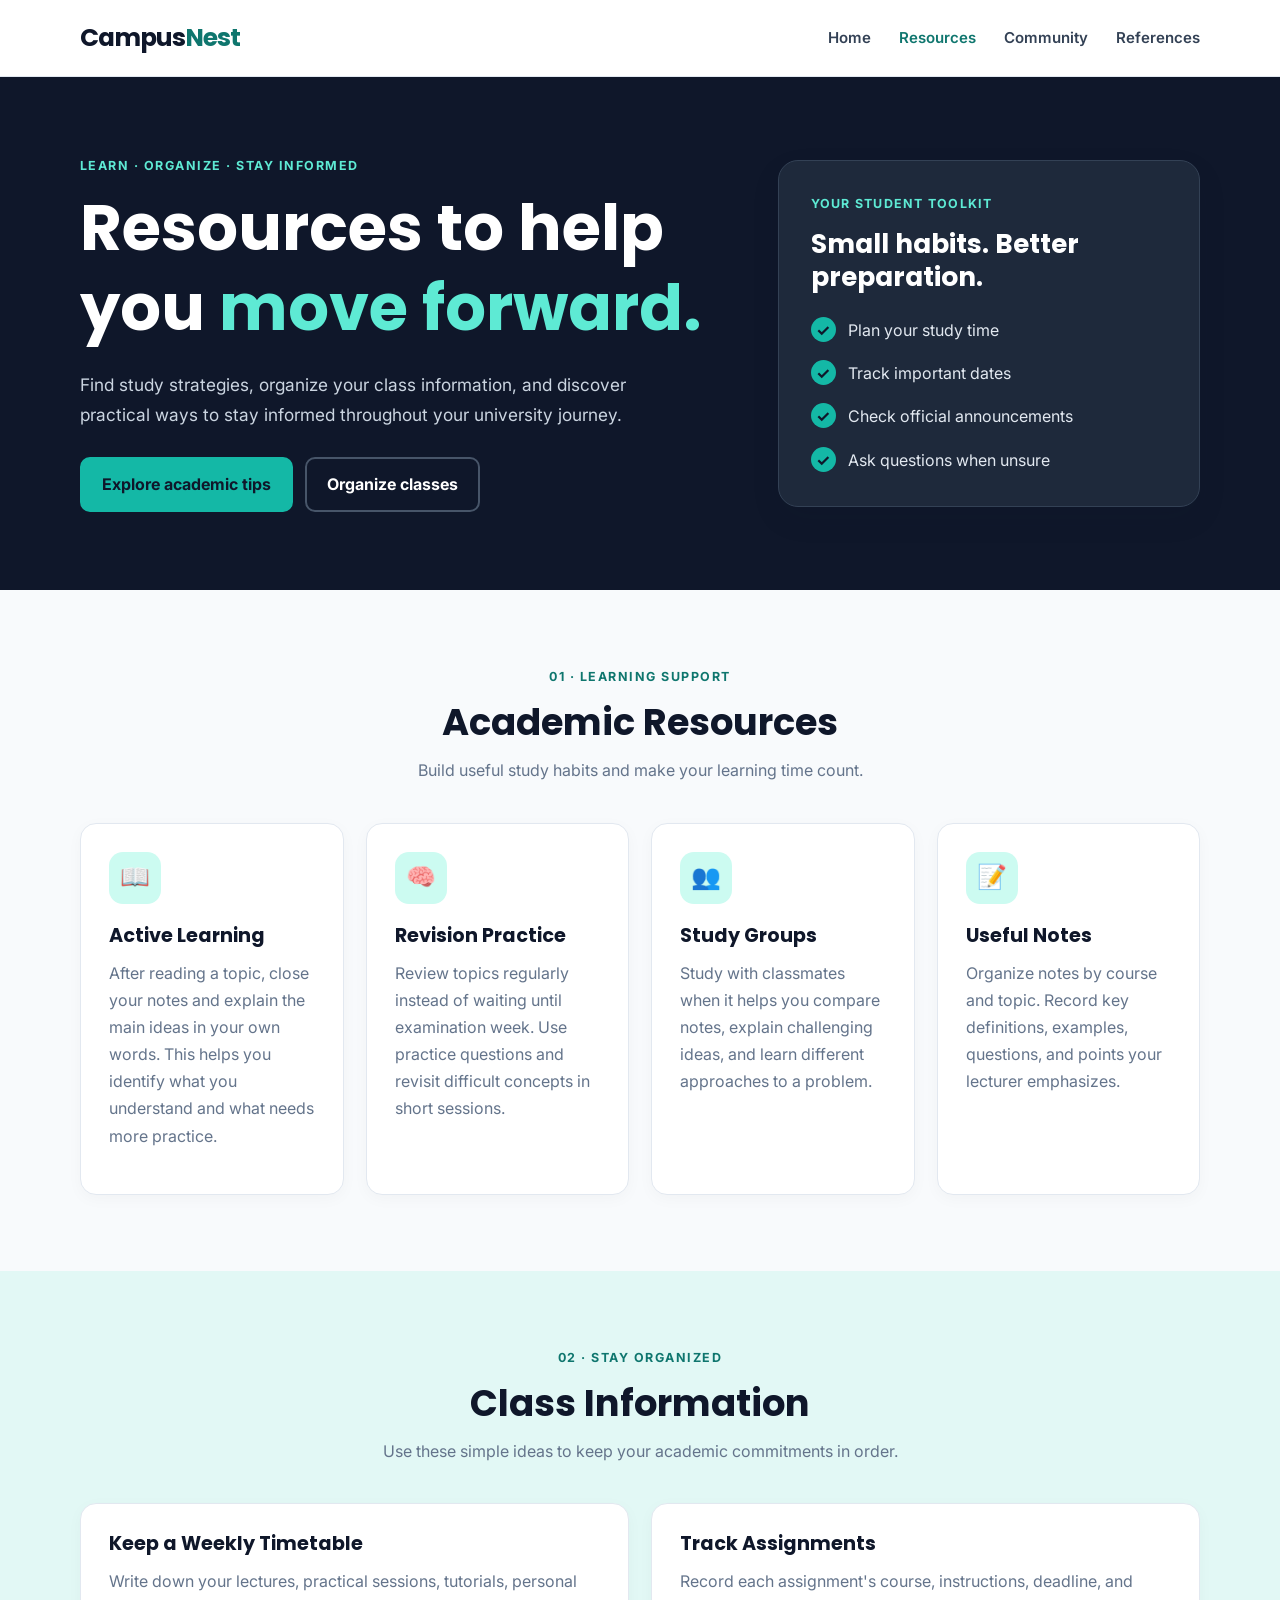
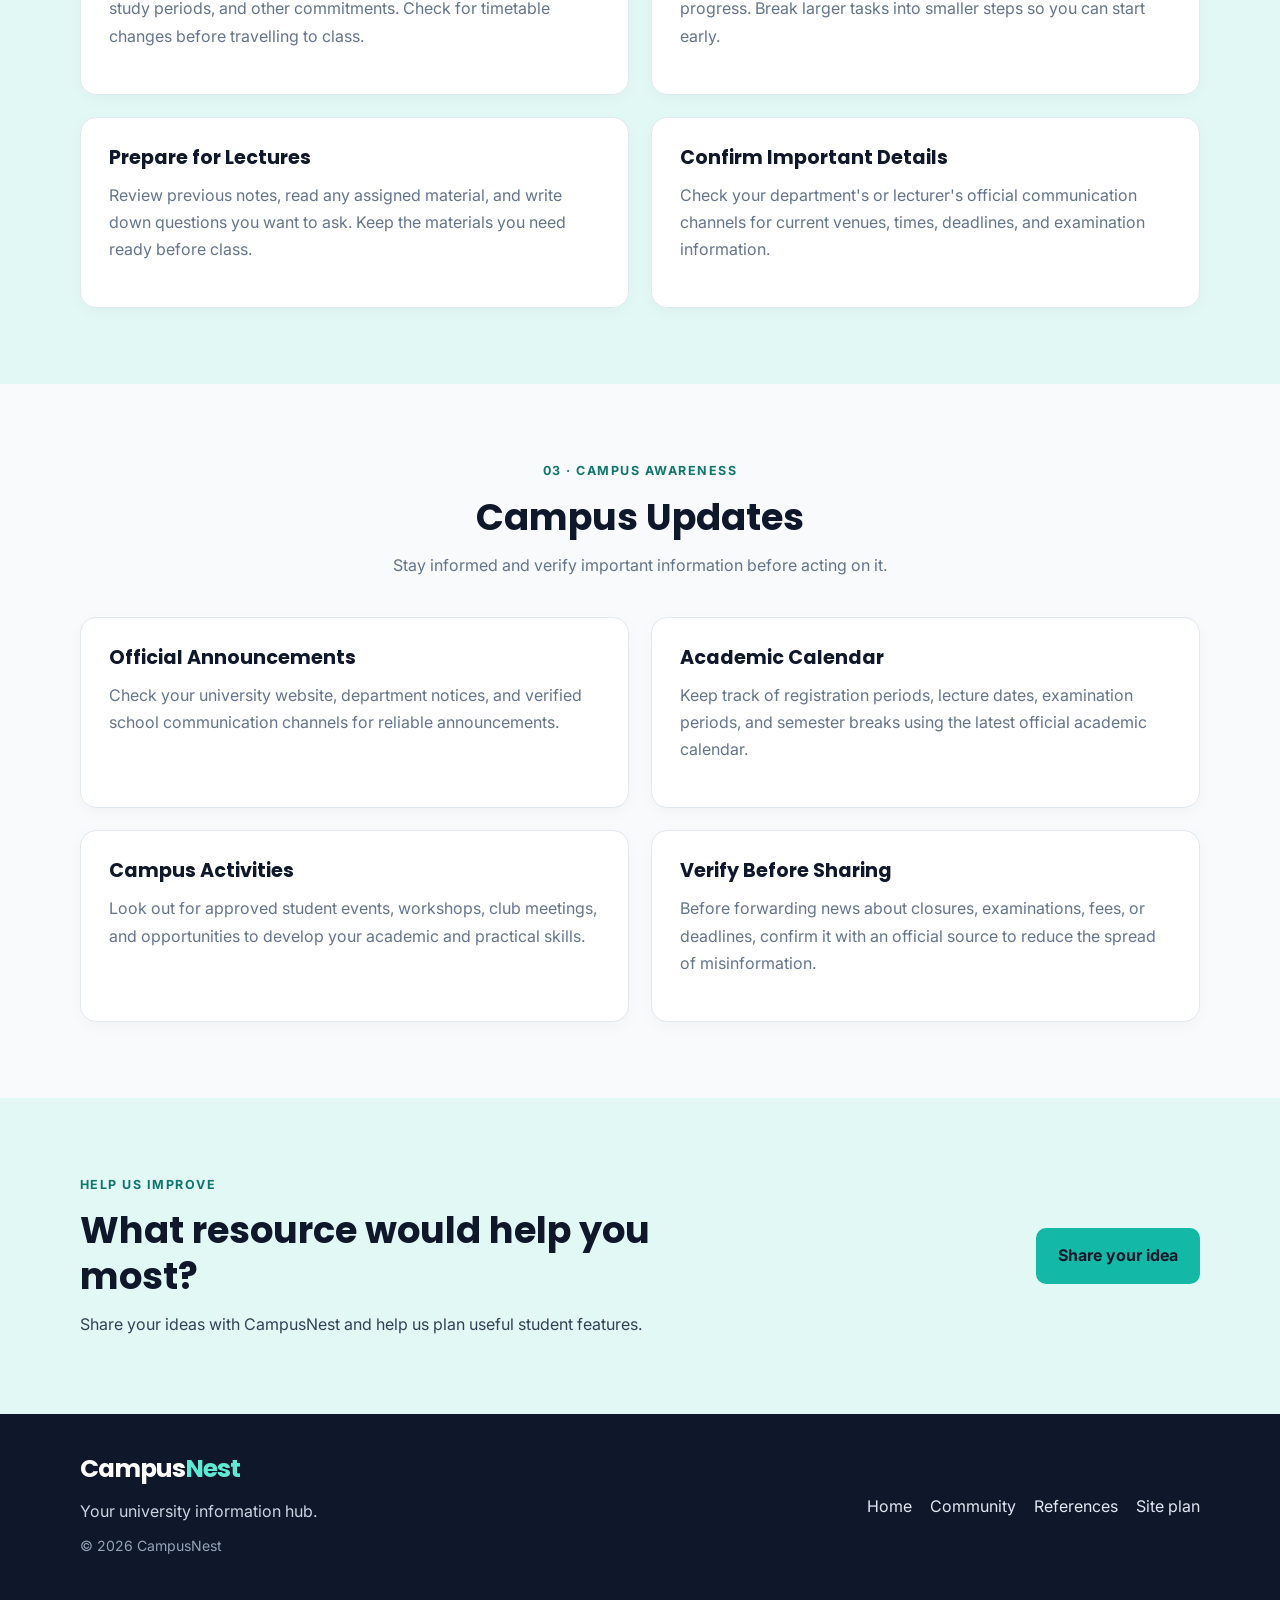
<file: project/resources.html>
<!DOCTYPE html>
<html lang="en">

<head>
    <meta charset="UTF-8">
    <meta name="viewport" content="width=device-width, initial-scale=1.0">
    <meta name="description"
        content="Explore CampusNest academic resources, class organization tips, and campus information for university students.">
    <meta name="author" content="CampusNest">
    <title>Resources | CampusNest</title>

    <link rel="stylesheet" href="styles/site.css">
    <link rel="preconnect" href="https://fonts.googleapis.com">
    <link rel="preconnect" href="https://fonts.gstatic.com" crossorigin>
    <link
        href="https://fonts.googleapis.com/css2?family=Inter:wght@400;500;600;700&family=Poppins:wght@500;600;700&display=swap"
        rel="stylesheet">
    <script src="scripts/site.js" defer></script>
</head>

<body class="site-home">
    <header class="site-header">
        <div class="container header-inner">
            <a class="logo" href="index.html" aria-label="CampusNest home">
                Campus<span>Nest</span>
            </a>

            <button class="menu-toggle" type="button" aria-label="Open navigation menu" aria-expanded="false"
                aria-controls="primary-navigation">
                <span></span>
                <span></span>
                <span></span>
            </button>

            <nav class="primary-navigation" id="primary-navigation" aria-label="Main navigation">
                <a href="index.html">Home</a>
                <a class="active" href="resources.html" aria-current="page">Resources</a>
                <a href="community.html">Community</a>
                <a href="references.html">References</a>
            </nav>
        </div>
    </header>

    <main>
        <section class="hero">
            <div class="container hero-inner">
                <div class="hero-copy">
                    <p class="eyebrow">LEARN · ORGANIZE · STAY INFORMED</p>
                    <h1>Resources to help you <span>move forward.</span></h1>
                    <p class="hero-description">
                        Find study strategies, organize your class information, and discover
                        practical ways to stay informed throughout your university journey.
                    </p>
                    <div class="hero-actions">
                        <a class="button" href="#academics">Explore academic tips</a>
                        <a class="button button-secondary" href="#class-info">Organize classes</a>
                    </div>
                </div>

                <div class="hero-panel">
                    <p class="panel-label">YOUR STUDENT TOOLKIT</p>
                    <h2>Small habits. Better preparation.</h2>
                    <ul class="welcome-list">
                        <li><span class="checkmark">✓</span> Plan your study time</li>
                        <li><span class="checkmark">✓</span> Track important dates</li>
                        <li><span class="checkmark">✓</span> Check official announcements</li>
                        <li><span class="checkmark">✓</span> Ask questions when unsure</li>
                    </ul>
                </div>
            </div>
        </section>

        <section class="section" id="academics">
            <div class="container">
                <div class="section-heading">
                    <p class="eyebrow">01 · LEARNING SUPPORT</p>
                    <h2>Academic Resources</h2>
                    <p>Build useful study habits and make your learning time count.</p>
                </div>

                <div class="category-grid">
                    <article class="category-card">
                        <div class="category-icon" aria-hidden="true">📖</div>
                        <h3>Active Learning</h3>
                        <p>After reading a topic, close your notes and explain the main ideas in your own words. This
                            helps you identify what you understand and what needs more practice.</p>
                    </article>

                    <article class="category-card">
                        <div class="category-icon" aria-hidden="true">🧠</div>
                        <h3>Revision Practice</h3>
                        <p>Review topics regularly instead of waiting until examination week. Use practice questions and
                            revisit difficult concepts in short sessions.</p>
                    </article>

                    <article class="category-card">
                        <div class="category-icon" aria-hidden="true">👥</div>
                        <h3>Study Groups</h3>
                        <p>Study with classmates when it helps you compare notes, explain challenging ideas, and learn
                            different approaches to a problem.</p>
                    </article>

                    <article class="category-card">
                        <div class="category-icon" aria-hidden="true">📝</div>
                        <h3>Useful Notes</h3>
                        <p>Organize notes by course and topic. Record key definitions, examples, questions, and points
                            your lecturer emphasizes.</p>
                    </article>
                </div>
            </div>
        </section>

        <section class="section section-tinted" id="class-info">
            <div class="container">
                <div class="section-heading">
                    <p class="eyebrow">02 · STAY ORGANIZED</p>
                    <h2>Class Information</h2>
                    <p>Use these simple ideas to keep your academic commitments in order.</p>
                </div>

                <div class="content-grid">
                    <article class="content-card">
                        <h3>Keep a Weekly Timetable</h3>
                        <p>Write down your lectures, practical sessions, tutorials, personal study periods, and other
                            commitments. Check for timetable changes before travelling to class.</p>
                    </article>

                    <article class="content-card">
                        <h3>Track Assignments</h3>
                        <p>Record each assignment's course, instructions, deadline, and progress. Break larger tasks
                            into smaller steps so you can start early.</p>
                    </article>

                    <article class="content-card">
                        <h3>Prepare for Lectures</h3>
                        <p>Review previous notes, read any assigned material, and write down questions you want to ask.
                            Keep the materials you need ready before class.</p>
                    </article>

                    <article class="content-card">
                        <h3>Confirm Important Details</h3>
                        <p>Check your department's or lecturer's official communication channels for current venues,
                            times, deadlines, and examination information.</p>
                    </article>
                </div>
            </div>
        </section>

        <section class="section" id="campus-updates">
            <div class="container">
                <div class="section-heading">
                    <p class="eyebrow">03 · CAMPUS AWARENESS</p>
                    <h2>Campus Updates</h2>
                    <p>Stay informed and verify important information before acting on it.</p>
                </div>

                <div class="content-grid">
                    <article class="content-card">
                        <h3>Official Announcements</h3>
                        <p>Check your university website, department notices, and verified school communication channels
                            for reliable announcements.</p>
                    </article>

                    <article class="content-card">
                        <h3>Academic Calendar</h3>
                        <p>Keep track of registration periods, lecture dates, examination periods, and semester breaks
                            using the latest official academic calendar.</p>
                    </article>

                    <article class="content-card">
                        <h3>Campus Activities</h3>
                        <p>Look out for approved student events, workshops, club meetings, and opportunities to develop
                            your academic and practical skills.</p>
                    </article>

                    <article class="content-card">
                        <h3>Verify Before Sharing</h3>
                        <p>Before forwarding news about closures, examinations, fees, or deadlines, confirm it with an
                            official source to reduce the spread of misinformation.</p>
                    </article>
                </div>
            </div>
        </section>

        <section class="section section-tinted">
            <div class="container community-banner">
                <div>
                    <p class="eyebrow">HELP US IMPROVE</p>
                    <h2>What resource would help you most?</h2>
                    <p>Share your ideas with CampusNest and help us plan useful student features.</p>
                </div>
                <a class="button" href="community.html#suggestion-form">Share your idea</a>
            </div>
        </section>
    </main>

    <footer class="site-footer">
        <div class="container footer-inner">
            <div>
                <a class="logo footer-logo" href="index.html">Campus<span>Nest</span></a>
                <p>Your university information hub.</p>
                <p class="copyright">© <span id="current-year">2026</span> CampusNest</p>
            </div>

            <nav class="footer-links" aria-label="Footer navigation">
                <a href="index.html">Home</a>
                <a href="community.html">Community</a>
                <a href="references.html">References</a>
                <a href="siteplan.html">Site plan</a>
            </nav>
        </div>
    </footer>
</body>

</html>
</file>
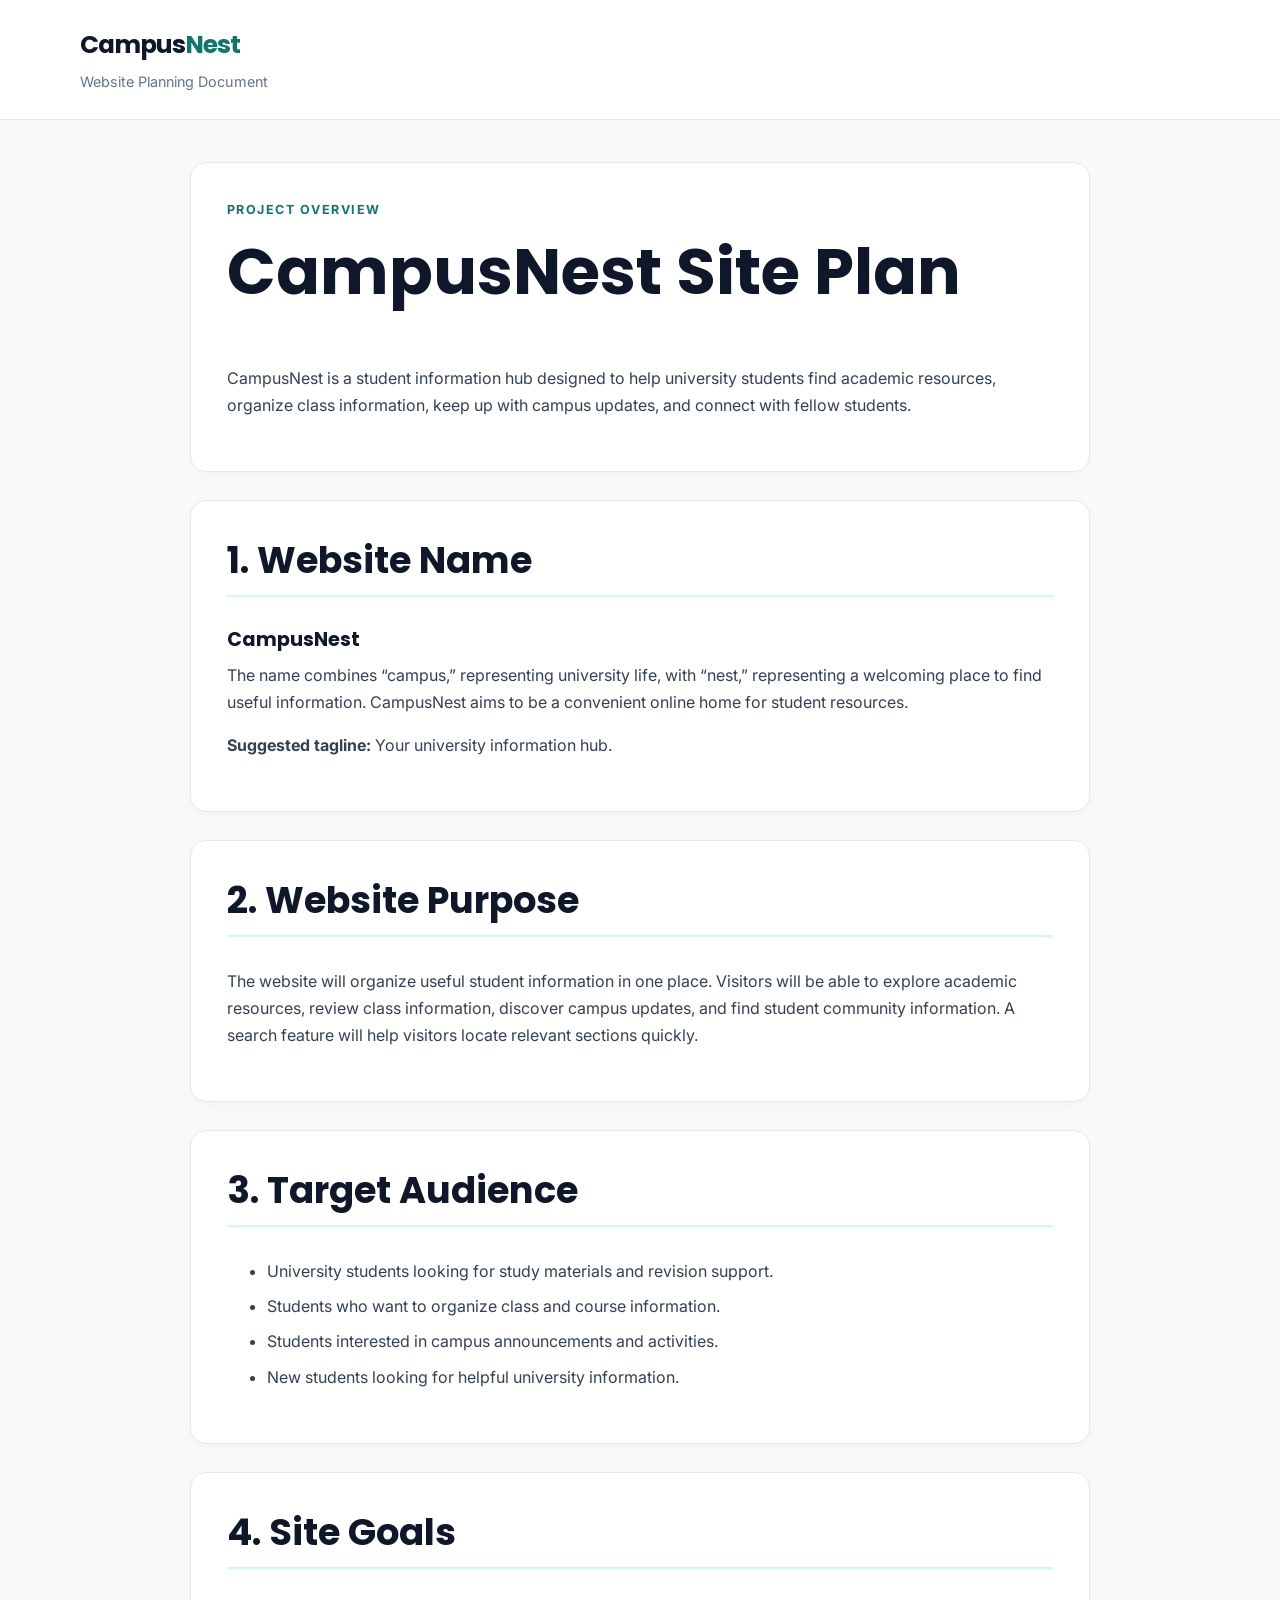
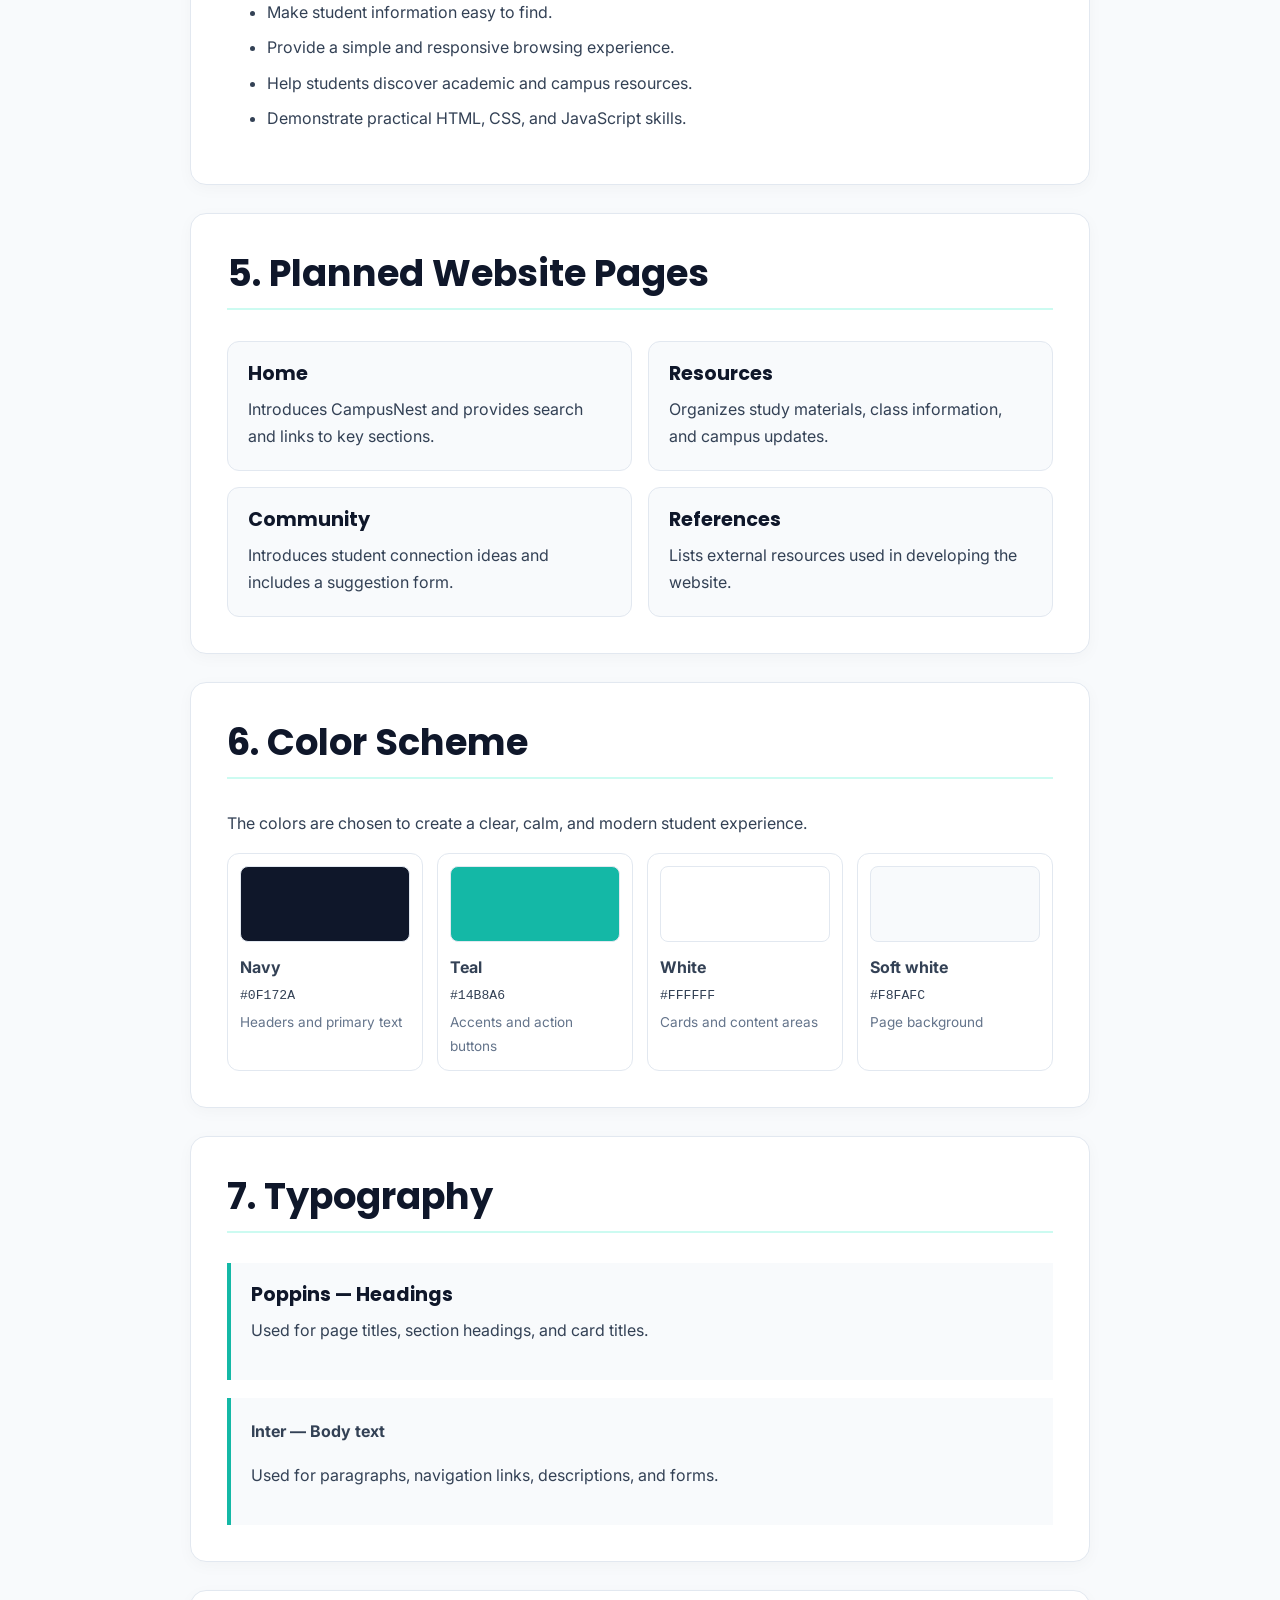
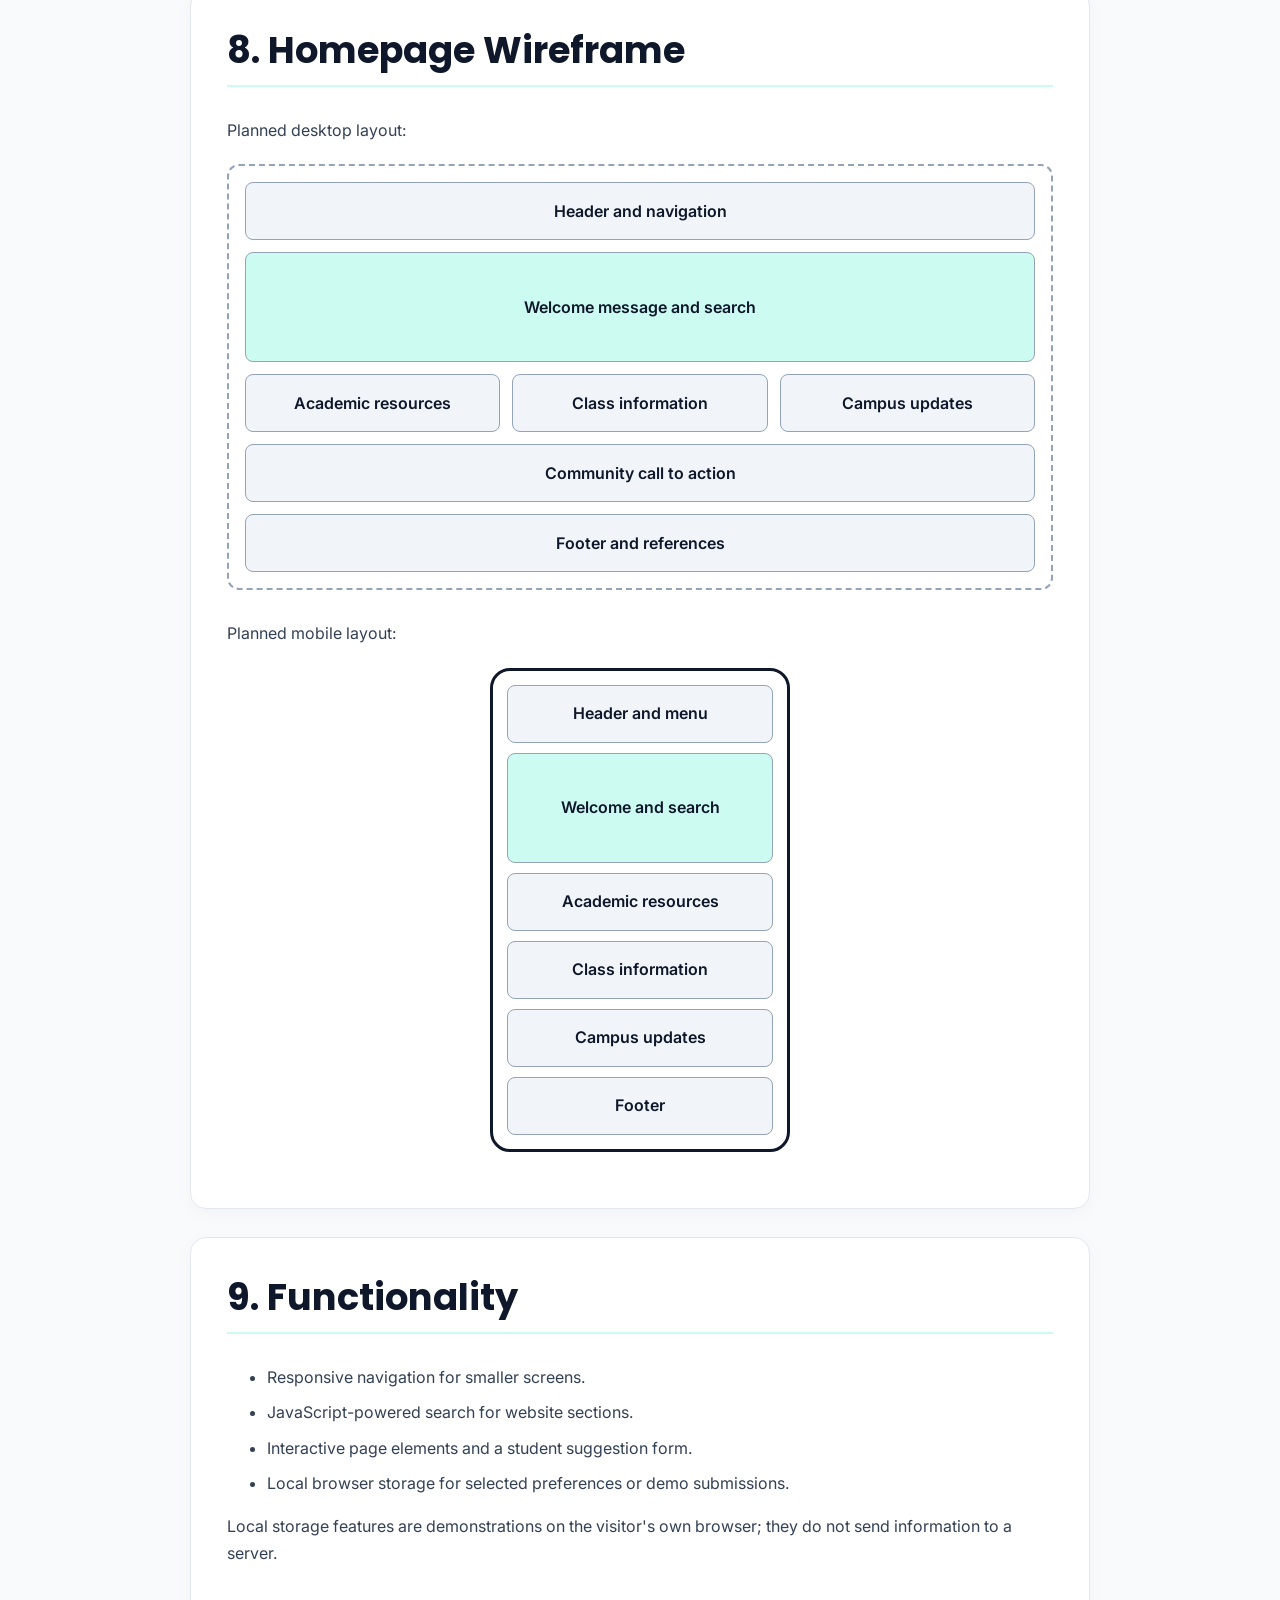
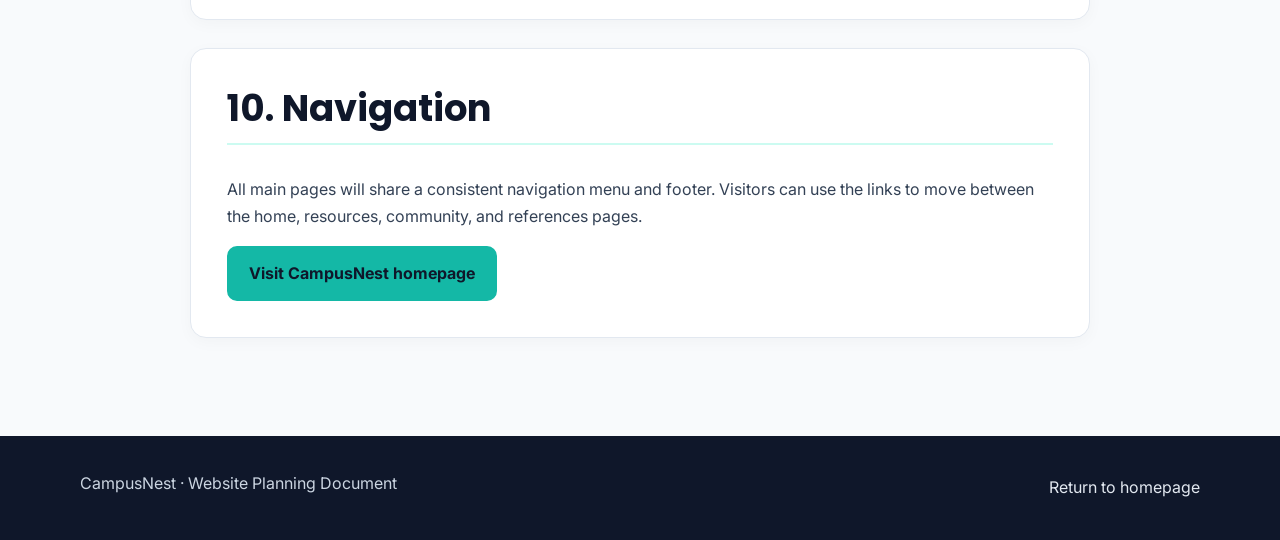
<file: project/siteplan.html>
<!DOCTYPE html>
<html lang="en">

<head>
    <meta charset="UTF-8">
    <meta name="viewport" content="width=device-width, initial-scale=1.0">
    <meta name="description"
        content="The CampusNest website plan, including its purpose, audience, design choices, and page layouts.">
    <meta name="author" content="CampusNest">
    <title>CampusNest | Site Plan</title>
    <link rel="stylesheet" href="styles/site.css">
    <link rel="preconnect" href="https://fonts.googleapis.com">
    <link rel="preconnect" href="https://fonts.gstatic.com" crossorigin>
    <link
        href="https://fonts.googleapis.com/css2?family=Inter:wght@400;500;600;700&family=Poppins:wght@500;600;700&display=swap"
        rel="stylesheet">
</head>

<body class="site-plan">
    <header class="plan-header">
        <div class="container">
            <a class="logo" href="index.html">Campus<span>Nest</span></a>
            <p class="plan-subtitle">Website Planning Document</p>
        </div>
    </header>

    <main class="container plan-main">
        <section class="plan-section">
            <p class="eyebrow">PROJECT OVERVIEW</p>
            <h1>CampusNest Site Plan</h1>
            <p>
                CampusNest is a student information hub designed to help university
                students find academic resources, organize class information, keep up
                with campus updates, and connect with fellow students.
            </p>
        </section>

        <section class="plan-section">
            <h2>1. Website Name</h2>
            <h3>CampusNest</h3>
            <p>
                The name combines “campus,” representing university life, with “nest,”
                representing a welcoming place to find useful information. CampusNest
                aims to be a convenient online home for student resources.
            </p>
            <p><strong>Suggested tagline:</strong> Your university information hub.</p>
        </section>

        <section class="plan-section">
            <h2>2. Website Purpose</h2>
            <p>
                The website will organize useful student information in one place.
                Visitors will be able to explore academic resources, review class
                information, discover campus updates, and find student community
                information. A search feature will help visitors locate relevant
                sections quickly.
            </p>
        </section>

        <section class="plan-section">
            <h2>3. Target Audience</h2>
            <ul>
                <li>University students looking for study materials and revision support.</li>
                <li>Students who want to organize class and course information.</li>
                <li>Students interested in campus announcements and activities.</li>
                <li>New students looking for helpful university information.</li>
            </ul>
        </section>

        <section class="plan-section">
            <h2>4. Site Goals</h2>
            <ul>
                <li>Make student information easy to find.</li>
                <li>Provide a simple and responsive browsing experience.</li>
                <li>Help students discover academic and campus resources.</li>
                <li>Demonstrate practical HTML, CSS, and JavaScript skills.</li>
            </ul>
        </section>

        <section class="plan-section">
            <h2>5. Planned Website Pages</h2>
            <div class="plan-card-grid">
                <article class="plan-card">
                    <h3>Home</h3>
                    <p>Introduces CampusNest and provides search and links to key sections.</p>
                </article>
                <article class="plan-card">
                    <h3>Resources</h3>
                    <p>Organizes study materials, class information, and campus updates.</p>
                </article>
                <article class="plan-card">
                    <h3>Community</h3>
                    <p>Introduces student connection ideas and includes a suggestion form.</p>
                </article>
                <article class="plan-card">
                    <h3>References</h3>
                    <p>Lists external resources used in developing the website.</p>
                </article>
            </div>
        </section>

        <section class="plan-section">
            <h2>6. Color Scheme</h2>
            <p>The colors are chosen to create a clear, calm, and modern student experience.</p>

            <div class="color-grid">
                <div class="color-item">
                    <div class="color-swatch swatch-navy"></div>
                    <strong>Navy</strong>
                    <code>#0F172A</code>
                    <p>Headers and primary text</p>
                </div>
                <div class="color-item">
                    <div class="color-swatch swatch-teal"></div>
                    <strong>Teal</strong>
                    <code>#14B8A6</code>
                    <p>Accents and action buttons</p>
                </div>
                <div class="color-item">
                    <div class="color-swatch swatch-white"></div>
                    <strong>White</strong>
                    <code>#FFFFFF</code>
                    <p>Cards and content areas</p>
                </div>
                <div class="color-item">
                    <div class="color-swatch swatch-background"></div>
                    <strong>Soft white</strong>
                    <code>#F8FAFC</code>
                    <p>Page background</p>
                </div>
            </div>
        </section>

        <section class="plan-section">
            <h2>7. Typography</h2>
            <div class="type-sample">
                <h3 class="sample-heading">Poppins — Headings</h3>
                <p>Used for page titles, section headings, and card titles.</p>
            </div>
            <div class="type-sample">
                <p class="sample-body">Inter — Body text</p>
                <p>Used for paragraphs, navigation links, descriptions, and forms.</p>
            </div>
        </section>

        <section class="plan-section">
            <h2>8. Homepage Wireframe</h2>
            <p>Planned desktop layout:</p>
            <div class="wireframe">
                <div class="wireframe-block">Header and navigation</div>
                <div class="wireframe-block wireframe-hero">Welcome message and search</div>
                <div class="wireframe-row">
                    <div class="wireframe-block">Academic resources</div>
                    <div class="wireframe-block">Class information</div>
                    <div class="wireframe-block">Campus updates</div>
                </div>
                <div class="wireframe-block">Community call to action</div>
                <div class="wireframe-block">Footer and references</div>
            </div>

            <p>Planned mobile layout:</p>
            <div class="mobile-wireframe">
                <div class="wireframe-block">Header and menu</div>
                <div class="wireframe-block wireframe-hero">Welcome and search</div>
                <div class="wireframe-block">Academic resources</div>
                <div class="wireframe-block">Class information</div>
                <div class="wireframe-block">Campus updates</div>
                <div class="wireframe-block">Footer</div>
            </div>
        </section>

        <section class="plan-section">
            <h2>9. Functionality</h2>
            <ul>
                <li>Responsive navigation for smaller screens.</li>
                <li>JavaScript-powered search for website sections.</li>
                <li>Interactive page elements and a student suggestion form.</li>
                <li>Local browser storage for selected preferences or demo submissions.</li>
            </ul>
            <p>
                Local storage features are demonstrations on the visitor's own browser;
                they do not send information to a server.
            </p>
        </section>

        <section class="plan-section">
            <h2>10. Navigation</h2>
            <p>
                All main pages will share a consistent navigation menu and footer.
                Visitors can use the links to move between the home, resources,
                community, and references pages.
            </p>
            <a class="button" href="index.html">Visit CampusNest homepage</a>
        </section>
    </main>

    <footer class="site-footer">
        <div class="container footer-inner">
            <p>CampusNest · Website Planning Document</p>
            <a href="index.html">Return to homepage</a>
        </div>
    </footer>
</body>

</html>
</file>
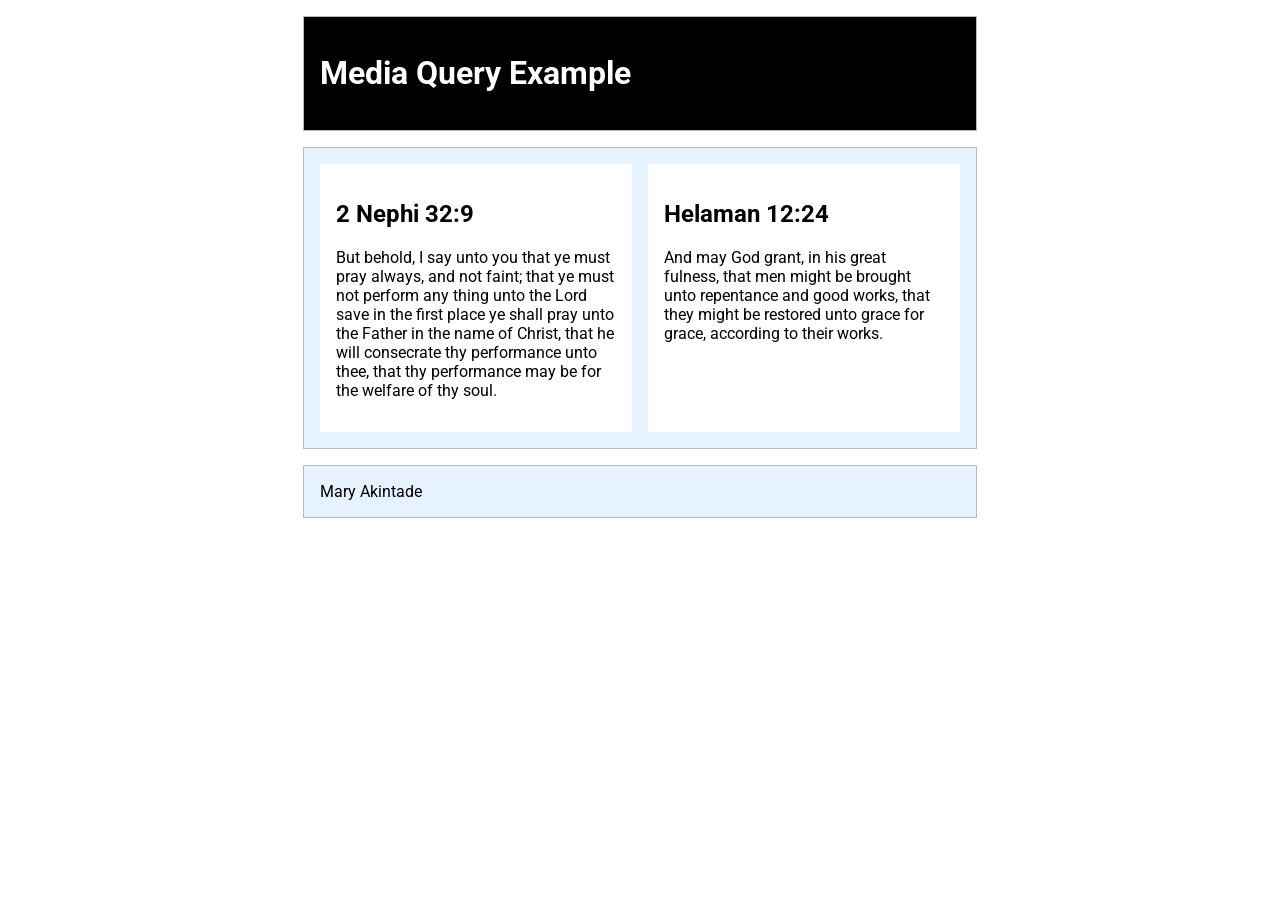
<file: week02/media-query.html>
<!DOCTYPE html>
<html lang="en">

<head>
    <meta charset="utf-8">
    <meta name="viewport" content="width=device-width, initial-scale=1.0">

    <title>WDD 131 – Media Query Example</title>

    <meta name="description" content="Media query learning activity example page.">
    <meta name="author" content="Mary Akintade">

    <link rel="preconnect" href="https://fonts.googleapis.com">
    <link rel="preconnect" href="https://fonts.gstatic.com" crossorigin>
    <link href="https://fonts.googleapis.com/css2?family=Roboto&display=swap" rel="stylesheet">

    <link rel="stylesheet" href="styles/media-query.css">
    <link rel="stylesheet" href="styles/media-query-large.css">
</head>

<body>
    <header>
        <h1>Media Query Example</h1>
    </header>

    <main>
        <section>
            <h2>2 Nephi 32:9</h2>
            <p>
                But behold, I say unto you that ye must pray always, and not faint;
                that ye must not perform any thing unto the Lord save in the first
                place ye shall pray unto the Father in the name of Christ, that he
                will consecrate thy performance unto thee, that thy performance may
                be for the welfare of thy soul.
            </p>
        </section>

        <section>
            <h2>Helaman 12:24</h2>
            <p>
                And may God grant, in his great fulness, that men might be brought
                unto repentance and good works, that they might be restored unto
                grace for grace, according to their works.
            </p>
        </section>
    </main>

    <footer>
        Mary Akintade
    </footer>
</body>

</html>
</file>
<file: styles/base.css>
* {
    box-sizing: border-box;
}

body {
    display: grid;
    grid-template-rows: auto 1fr auto;
    min-height: 100vh;
    margin: 0;
    font-family: Arial, sans-serif;
    background-color: #f5f5f5;
    color: #222;
}

header {
    background-color: #24577a;
    color: white;
    text-align: center;
}

header h1 {
    margin: 0;
    padding: 1rem;
    font-size: 1.5rem;
}

.navigation {
    display: flex;
    justify-content: space-around;
    align-items: center;
    list-style: none;
    margin: 0;
    padding: 0.8rem;
    background-color: #333;
}



.navigation a {
    color: white;
    text-decoration: none;
    font-size: 1rem;
    padding: 0.5rem 1rem;
    border-radius: 4px;
}

.navigation a:hover {
    background-color: #24577a;
    text-decoration: underline;
}

main {
    width: 90%;
    max-width: 1100px;
    margin: 2rem auto;
}

.student-name {
    text-align: center;
    font-size: 2rem;
    font-weight: normal;
    margin-bottom: 1.5rem;
}

.content-container {
    display: grid;
    grid-template-columns: 2fr 1fr;
    gap: 1rem;
}

.card {
    background-color: white;
    border: 1px solid #bbb;
    border-radius: 8px;
    overflow: hidden;
}

.card h3 {
    margin: 0;
    padding: 0.8rem;
    background-color: #24577a;
    color: white;
    text-align: center;
    font-size: 1rem;
}



.resource-list {
    padding: 4rem 2rem;
    line-height: 2;
}

.resource-list a {
    color: #0000ee;
}

footer {
    background-color: #24577a;
    color: white;
    text-align: center;
    padding: 1rem;
}

footer p {
    margin: 0.3rem;
}



.about-content {
    display: grid;
    grid-template-columns: 1fr 150px;
    gap: 1rem;
    align-items: start;
    padding: 1rem;
    line-height: 1.7;
}

.about-content img {
    width: 150px;
    height: 170px;
    object-fit: cover;
    border: 1px solid #bbb;
}
</file>
<file: project/styles/site.css>
/* =========================================
   CAMPUSNEST SHARED DESIGN
   ========================================= */

:root {
    --navy: #0F172A;
    --teal: #14B8A6;
    --teal-dark: #0F766E;
    --white: #FFFFFF;
    --background: #F8FAFC;
    --text: #334155;
    --muted: #64748B;
    --border: #E2E8F0;
    --shadow: 0 12px 30px rgba(15, 23, 42, 0.08);
    --radius: 16px;
}

* {
    box-sizing: border-box;
}

html {
    scroll-behavior: smooth;
    scroll-padding-top: 90px;
}

body {
    margin: 0;
    background: var(--background);
    color: var(--text);
    font-family: "Inter", Arial, sans-serif;
    font-size: 1rem;
    line-height: 1.7;
}

h1,
h2,
h3,
h4 {
    margin-top: 0;
    color: var(--navy);
    font-family: "Poppins", Arial, sans-serif;
    line-height: 1.25;
}

h1 {
    font-size: clamp(2.2rem, 5vw, 4rem);
}

h2 {
    font-size: clamp(1.6rem, 3vw, 2.3rem);
}

h3 {
    font-size: 1.2rem;
}

p {
    margin-top: 0;
}

a {
    color: var(--teal-dark);
    text-decoration: none;
}

a:hover {
    text-decoration: underline;
}

a:focus-visible,
button:focus-visible,
input:focus-visible,
textarea:focus-visible,
select:focus-visible {
    outline: 3px solid var(--teal);
    outline-offset: 3px;
}

img {
    display: block;
    max-width: 100%;
}

.container {
    width: min(1120px, calc(100% - 40px));
    margin-inline: auto;
}

.eyebrow {
    margin-bottom: 12px;
    color: var(--teal-dark);
    font-size: 0.78rem;
    font-weight: 700;
    letter-spacing: 0.12em;
}

.logo {
    color: var(--navy);
    font-family: "Poppins", Arial, sans-serif;
    font-size: 1.55rem;
    font-weight: 700;
    letter-spacing: -0.04em;
}

.logo span {
    color: var(--teal-dark);
}

.button {
    display: inline-flex;
    min-height: 46px;
    align-items: center;
    justify-content: center;
    padding: 12px 20px;
    border: 2px solid var(--teal);
    border-radius: 10px;
    background: var(--teal);
    color: var(--navy);
    cursor: pointer;
    font: inherit;
    font-weight: 700;
    text-align: center;
    transition: background 0.2s ease, transform 0.2s ease;
}

.button:hover {
    transform: translateY(-2px);
    background: #5EEAD4;
    text-decoration: none;
}

.button-secondary {
    border-color: var(--border);
    background: var(--white);
    color: var(--navy);
}

.button-secondary:hover {
    background: #F1F5F9;
}

/* =========================================
   HOMEPAGE HEADER AND NAVIGATION
   ========================================= */

.site-header {
    position: sticky;
    z-index: 10;
    top: 0;
    border-bottom: 1px solid var(--border);
    background: rgba(255, 255, 255, 0.97);
}

.header-inner {
    display: flex;
    min-height: 76px;
    align-items: center;
    justify-content: space-between;
    gap: 24px;
}

.primary-navigation {
    display: flex;
    align-items: center;
    gap: 28px;
}

.primary-navigation a {
    padding: 8px 0;
    color: var(--text);
    font-size: 0.94rem;
    font-weight: 600;
}

.primary-navigation a:hover,
.primary-navigation a.active {
    color: var(--teal-dark);
}

.menu-toggle {
    display: none;
    width: 44px;
    height: 44px;
    padding: 10px;
    border: 1px solid var(--border);
    border-radius: 8px;
    background: var(--white);
    cursor: pointer;
}

.menu-toggle span {
    display: block;
    height: 2px;
    margin: 5px 0;
    background: var(--navy);
}

/* =========================================
   HOMEPAGE HERO
   ========================================= */

.hero {
    overflow: hidden;
    padding: 78px 0;
    background: var(--navy);
}

.hero-inner {
    display: grid;
    grid-template-columns: 1.2fr 0.8fr;
    align-items: center;
    gap: 64px;
}

.hero h1 {
    max-width: 700px;
    margin-bottom: 22px;
    color: var(--white);
}

.hero h1 span {
    color: #5EEAD4;
}

.hero .eyebrow {
    color: #5EEAD4;
}

.hero-description {
    max-width: 620px;
    color: #CBD5E1;
    font-size: 1.08rem;
}

.hero-actions {
    display: flex;
    flex-wrap: wrap;
    gap: 12px;
    margin-top: 28px;
}

.hero .button-secondary {
    border-color: #475569;
    background: transparent;
    color: var(--white);
}

.hero .button-secondary:hover {
    background: #1E293B;
}

.hero-panel {
    padding: 32px;
    border: 1px solid #334155;
    border-radius: 20px;
    background: #1E293B;
    box-shadow: var(--shadow);
}

.panel-label {
    color: #5EEAD4;
    font-size: 0.78rem;
    font-weight: 700;
    letter-spacing: 0.1em;
}

.hero-panel h2 {
    color: var(--white);
    font-size: 1.65rem;
}

.welcome-list {
    display: grid;
    gap: 16px;
    margin: 24px 0 0;
    padding: 0;
    color: #E2E8F0;
    list-style: none;
}

.checkmark {
    display: inline-grid;
    width: 25px;
    height: 25px;
    margin-right: 8px;
    place-items: center;
    border-radius: 50%;
    background: var(--teal);
    color: var(--navy);
    font-weight: 700;
}

/* =========================================
   HOMEPAGE SEARCH
   ========================================= */

.search-section {
    padding: 38px 0;
    border-bottom: 1px solid var(--border);
    background: var(--white);
}

.search-inner {
    display: grid;
    grid-template-columns: 1fr 1fr;
    align-items: center;
    gap: 36px;
}

.search-inner h2 {
    margin-bottom: 8px;
}

.search-inner p {
    margin-bottom: 0;
}

.search-form {
    display: grid;
    grid-template-columns: 1fr auto;
    align-items: start;
    gap: 10px;
}

.search-form input {
    width: 100%;
    min-height: 48px;
    padding: 12px 15px;
    border: 1px solid #CBD5E1;
    border-radius: 10px;
    background: var(--white);
    color: var(--navy);
    font: inherit;
}

.search-message {
    grid-column: 1 / -1;
    color: var(--muted);
    font-size: 0.9rem;
}

.visually-hidden {
    position: absolute;
    overflow: hidden;
    width: 1px;
    height: 1px;
    padding: 0;
    border: 0;
    clip: rect(0, 0, 0, 0);
    white-space: nowrap;
    clip-path: inset(50%);
}

/* =========================================
   HOMEPAGE CONTENT AND CARDS
   ========================================= */

.section {
    padding: 76px 0;
}

.section-heading {
    max-width: 680px;
    margin: 0 auto 38px;
    text-align: center;
}

.section-heading h2 {
    margin-bottom: 12px;
}

.section-heading>p:last-child {
    color: var(--muted);
}

.category-grid,
.content-grid {
    display: grid;
    grid-template-columns: repeat(2, minmax(0, 1fr));
    gap: 22px;
}

.category-card,
.content-card {
    padding: 28px;
    border: 1px solid var(--border);
    border-radius: var(--radius);
    background: var(--white);
    box-shadow: 0 4px 16px rgba(15, 23, 42, 0.03);
    transition: transform 0.2s ease, box-shadow 0.2s ease;
}

.category-card:hover,
.content-card:hover {
    transform: translateY(-3px);
    box-shadow: var(--shadow);
}

.category-icon {
    display: grid;
    width: 52px;
    height: 52px;
    margin-bottom: 20px;
    place-items: center;
    border-radius: 14px;
    background: #CCFBF1;
    font-size: 1.5rem;
}

.category-card h3,
.content-card h3 {
    margin-bottom: 12px;
}

.category-card p,
.content-card p {
    color: var(--muted);
}

.card-link {
    display: inline-block;
    margin-top: 8px;
    font-weight: 700;
}

.section-tinted {
    background: #E2F8F5;
}

.community-banner {
    display: flex;
    align-items: center;
    justify-content: space-between;
    gap: 28px;
}

.community-banner h2 {
    max-width: 650px;
    margin-bottom: 12px;
}

.community-banner p:last-child {
    margin-bottom: 0;
}

/* =========================================
   FOOTER
   ========================================= */

.site-footer {
    padding: 34px 0;
    background: var(--navy);
    color: #CBD5E1;
}

.footer-inner {
    display: flex;
    align-items: center;
    justify-content: space-between;
    gap: 28px;
}

.footer-logo {
    display: inline-block;
    margin-bottom: 8px;
    color: var(--white);
}

.footer-logo span {
    color: #5EEAD4;
}

.site-footer p {
    margin-bottom: 8px;
}

.copyright {
    color: #94A3B8;
    font-size: 0.88rem;
}

.footer-links {
    display: flex;
    flex-wrap: wrap;
    gap: 18px;
}

.footer-links a,
.site-footer a:not(.logo) {
    color: #E2E8F0;
}

/* =========================================
   SITE PLAN PAGE
   ========================================= */

.plan-header {
    padding: 24px 0;
    border-bottom: 1px solid var(--border);
    background: var(--white);
}

.plan-subtitle {
    margin: 4px 0 0;
    color: var(--muted);
    font-size: 0.9rem;
}

.plan-main {
    max-width: 900px;
    padding-top: 42px;
    padding-bottom: 70px;
}

.plan-section {
    margin-bottom: 28px;
    padding: clamp(22px, 4vw, 36px);
    border: 1px solid var(--border);
    border-radius: var(--radius);
    background: var(--white);
    box-shadow: 0 4px 16px rgba(15, 23, 42, 0.03);
}

.plan-section h2 {
    padding-bottom: 12px;
    border-bottom: 2px solid #CCFBF1;
}

.plan-section h3 {
    margin-bottom: 10px;
}

.plan-section li {
    margin-bottom: 8px;
}

.plan-card-grid {
    display: grid;
    grid-template-columns: repeat(2, minmax(0, 1fr));
    gap: 16px;
}

.plan-card {
    padding: 20px;
    border: 1px solid var(--border);
    border-radius: 12px;
    background: var(--background);
}

.plan-card p {
    margin-bottom: 0;
}

.color-grid {
    display: grid;
    grid-template-columns: repeat(4, minmax(0, 1fr));
    gap: 14px;
}

.color-item {
    min-width: 0;
    padding: 12px;
    border: 1px solid var(--border);
    border-radius: 12px;
}

.color-swatch {
    height: 76px;
    margin-bottom: 12px;
    border: 1px solid var(--border);
    border-radius: 8px;
}

.swatch-navy {
    background: #0F172A;
}

.swatch-teal {
    background: #14B8A6;
}

.swatch-white {
    background: #FFFFFF;
}

.swatch-background {
    background: #F8FAFC;
}

.color-item strong,
.color-item code {
    display: block;
}

.color-item code {
    margin: 4px 0;
    font-size: 0.82rem;
}

.color-item p {
    margin: 0;
    color: var(--muted);
    font-size: 0.85rem;
}

.type-sample {
    margin-top: 18px;
    padding: 20px;
    border-left: 4px solid var(--teal);
    background: var(--background);
}

.sample-heading {
    font-family: "Poppins", Arial, sans-serif;
}

.sample-body {
    font-family: "Inter", Arial, sans-serif;
    font-weight: 700;
}

.wireframe {
    display: grid;
    gap: 12px;
    margin: 20px 0 30px;
    padding: 16px;
    border: 2px dashed #94A3B8;
    border-radius: 12px;
}

.wireframe-block {
    display: grid;
    min-height: 58px;
    padding: 12px;
    place-items: center;
    border: 1px solid #94A3B8;
    border-radius: 8px;
    background: #F1F5F9;
    color: var(--navy);
    text-align: center;
    font-weight: 600;
}

.wireframe-hero {
    min-height: 110px;
    background: #CCFBF1;
}

.wireframe-row {
    display: grid;
    grid-template-columns: repeat(3, minmax(0, 1fr));
    gap: 12px;
}

.mobile-wireframe {
    display: grid;
    width: min(100%, 300px);
    gap: 10px;
    margin: 20px auto;
    padding: 14px;
    border: 3px solid var(--navy);
    border-radius: 20px;
}

/* =========================================
   RESPONSIVE DESIGN
   ========================================= */

@media (min-width: 900px) {
    .category-grid {
        grid-template-columns: repeat(4, minmax(0, 1fr));
    }
}

@media (max-width: 760px) {
    .container {
        width: min(100% - 30px, 600px);
    }

    .header-inner {
        position: relative;
        min-height: 68px;
        flex-wrap: wrap;
    }

    .menu-toggle {
        display: block;
    }

    .primary-navigation {
        display: none;
        width: 100%;
        padding: 0 0 16px;
        align-items: stretch;
        flex-direction: column;
        gap: 4px;
    }

    .primary-navigation.is-open {
        display: flex;
    }

    .primary-navigation a {
        padding: 10px;
        border-radius: 8px;
    }

    .primary-navigation a:hover,
    .primary-navigation a.active {
        background: #CCFBF1;
    }

    .hero {
        padding: 52px 0;
    }

    .hero-inner,
    .search-inner {
        grid-template-columns: 1fr;
        gap: 30px;
    }

    .hero-panel {
        padding: 24px;
    }

    .section {
        padding: 54px 0;
    }

    .category-grid,
    .content-grid {
        grid-template-columns: 1fr;
    }

    .community-banner,
    .footer-inner {
        align-items: flex-start;
        flex-direction: column;
    }

    .color-grid {
        grid-template-columns: repeat(2, minmax(0, 1fr));
    }

    .plan-card-grid {
        grid-template-columns: 1fr;
    }

    .wireframe-row {
        grid-template-columns: 1fr;
    }

    .footer-links {
        gap: 12px 18px;
    }
}

@media (max-width: 420px) {
    .hero-actions {
        align-items: stretch;
        flex-direction: column;
    }

    .search-form {
        grid-template-columns: 1fr;
    }

    .search-form .button {
        width: 100%;
    }

    .color-grid {
        grid-template-columns: 1fr 1fr;
    }
}
</file>
<file: form.css>
:root {
    --purple: #3b0a45;
    --purple-light: #f4eef6;
    --accent: #14b8a6;
    --text: #111827;
    --border: #b8aebc;
    --white: #ffffff;
}

* {
    box-sizing: border-box;
}

body {
    margin: 0;
    background-color: #f8f7f9;
    color: var(--text);
    font-family: Arial, Helvetica, sans-serif;
    line-height: 1.5;
}

header {
    background-color: var(--purple);
    color: var(--white);
    text-align: center;
    padding: 2rem 1rem;
}

header h1 {
    margin: 0;
    font-size: 2.3rem;
}

main {
    width: min(850px, 94%);
    margin: 2rem auto;
}

form {
    background-color: var(--purple-light);
    border: 1px solid var(--border);
    border-radius: 10px;
    padding: 1.5rem;
}

fieldset {
    border: 0;
    margin: 0 0 1.5rem;
    padding: 0;
}

legend {
    font-size: 1.3rem;
    font-weight: 700;
    margin-bottom: 0.7rem;
}

label {
    display: block;
    margin: 0.8rem 0;
    font-weight: 600;
}

select,
input[type="date"],
input[type="text"],
textarea {
    width: 100%;
    padding: 0.9rem;
    margin-top: 0.35rem;
    border: 1px solid var(--border);
    border-radius: 5px;
    background-color: var(--white);
    font: inherit;
}

textarea {
    resize: vertical;
}

.rating {
    display: flex;
    justify-content: space-between;
    gap: 0.5rem;
}

.rating label {
    text-align: center;
    font-size: 1.5rem;
}

.rating input {
    display: block;
    width: 1.4rem;
    height: 1.4rem;
    margin: 0.4rem auto 0;
}

input[type="checkbox"] {
    width: 1.25rem;
    height: 1.25rem;
    vertical-align: middle;
    margin-right: 0.5rem;
}

.optional {
    color: #374151;
    font-style: italic;
    font-weight: 400;
}

.submit-button {
    width: 100%;
    padding: 1rem;
    border: 0;
    border-radius: 6px;
    background-color: var(--accent);
    color: var(--text);
    font-size: 1.2rem;
    font-weight: 700;
    cursor: pointer;
}

.submit-button:hover {
    background-color: #0f9f91;
}

.confirmation {
    text-align: center;
}

.confirmation section {
    padding: 2rem;
    background-color: var(--white);
    border-radius: 10px;
    border: 1px solid var(--border);
}

.confirmation h2 {
    color: var(--purple);
    font-size: 2rem;
}

.back-link {
    display: inline-block;
    margin-top: 1rem;
    padding: 0.8rem 1.2rem;
    background-color: var(--purple);
    color: var(--white);
    text-decoration: none;
    border-radius: 5px;
}

footer {
    margin-top: 2rem;
    padding: 1.5rem;
    background-color: var(--purple);
    color: var(--white);
    text-align: center;
}

footer p {
    margin: 0.3rem;
}

@media screen and (min-width: 700px) {
    main {
        width: min(850px, 88%);
    }

    form {
        padding: 2rem;
    }

    header h1 {
        font-size: 3rem;
    }
}
</file>
<file: styles/place.css>
:root {
    --primary-color: #d90b3e;
    --secondary-color: #008751;
    --white: #ffffff;
    --text-color: #222222;
    --card-background: rgba(255, 255, 255, 0.88);
    --heading-font: Arial, Helvetica, sans-serif;
    --body-font: Arial, Helvetica, sans-serif;
}

* {
    box-sizing: border-box;
    margin: 0;
    padding: 0;
}

body {
    font-family: var(--body-font);
    color: var(--text-color);
    line-height: 1.5;
}

header {
    background-color: var(--primary-color);
    color: var(--white);
    text-align: center;
    padding: 1.5rem;
    border-bottom: 8px solid var(--secondary-color);
}

header h1 {
    font-family: var(--heading-font);
    font-size: 2.5rem;
}

main {
    width: 100%;
}

.hero {
    width: 100%;
}

.hero picture,
.hero img {
    display: block;
    width: 100%;
}

.hero img {
    height: auto;
    object-fit: cover;
}

.content {
    background-color: var(--white);
}

.card {
    padding: 2rem 1.5rem;
    text-align: center;
}

.card h2 {
    font-size: 2rem;
    margin-bottom: 2rem;
}

.info p,
.weather-info p {
    margin-bottom: 0.7rem;
}

.info strong,
.weather-info strong {
    margin-right: 0.4rem;
}

.weather {
    border-top: 1px solid #eeeeee;
}

.weather-icon {
    margin-bottom: 1.5rem;
}

.weather-icon img {
    width: 80px;
    height: 80px;
}

footer {
    background-color: var(--primary-color);
    color: var(--white);
    text-align: center;
    padding: 1.5rem;
}

footer p {
    margin: 0.3rem 0;
}


/* Wider view */
@media screen and (min-width: 700px) {

    header {
        padding: 1.5rem;
        border-bottom: 8px solid var(--secondary-color);
    }

    header h1 {
        font-size: 3rem;
    }

    .hero {
        position: relative;
    }

    .hero img {
        height: 600px;
        object-fit: cover;
    }

    .content {
        position: absolute;
        top: 190px;
        left: 20px;
        right: 20px;

        display: flex;
        justify-content: space-between;
        align-items: flex-start;

        background: transparent;
    }

    .card {
        background-color: var(--card-background);
        padding: 1rem;
        width: 320px;
        min-height: 300px;
        text-align: center;
    }

    .card h2 {
        background-color: var(--secondary-color);
        color: var(--white);
        text-align: left;
        padding: 0.8rem;
        margin-bottom: 1.5rem;
        font-size: 1.8rem;
    }

    .weather {
        border-top: none;
        margin-top: 260px;
    }

    .weather h2::after {
        content: " ⛅";
        margin-left: 0.5rem;
    }

    .weather-icon {
        display: none;
    }

    footer {
        padding: 1.5rem;
    }
}
</file>
<file: styles/temples.css>
@import url('https://fonts.googleapis.com/css2?family=Roboto:wght@400;500;700&display=swap');

* {
    box-sizing: border-box;
}

body {
    margin: 0;
    font-family: "Roboto", sans-serif;
}

header {
    background-color: #0f6b38;
    color: white;
    padding: 1rem;
    display: grid;
    grid-template-columns: 1fr auto;
    align-items: center;
}

header h1 {
    margin: 0;
    font-size: 1.8rem;
}

#menu {
    background: none;
    border: none;
    color: white;
    font-size: 2rem;
    cursor: pointer;
}

nav {
    display: none;
    grid-column: 1 / 3;
    flex-direction: column;
    text-align: center;
}

nav.open {
    display: flex;
}

nav a {
    color: white;
    text-decoration: none;
    padding: 0.8rem;
    font-weight: 500;
}

nav a:hover {
    background-color: #2d8a2a;
}

main {
    max-width: 1000px;
    margin: 0 auto;
    padding: 1rem;
}

main h2 {
    text-align: center;
    margin: 1rem 0 1.5rem;
    font-size: 1.8rem;
}

.temple-container {
    display: grid;
    grid-template-columns: 1fr;
    gap: 2rem;
}

figure {
    margin: 0;
    text-align: center;
}

figure img {
    width: 100%;
    height: auto;
    display: block;
}

figcaption {
    margin-top: 0.4rem;
    color: #4b0f6b;
}

footer {
    background-color:#0f6b38;
    color: white;
    text-align: center;
    padding: 1rem;
    margin-top: 2rem;
}
</file>
<file: styles/temples-large.css>
@media screen and (min-width: 768px) {

    header {
        display: flex;
        justify-content: space-between;
        align-items: center;
        padding: 1rem 3rem;
    }

    header h1 {
        font-size: 2rem;
    }

    #menu {
        display: none;
    }

    nav {
        display: flex;
        flex-direction: row;
        gap: 1rem;
    }

    nav a {
        padding: 0.5rem 1rem;
    }

    .temple-container {
        grid-template-columns: repeat(3, 1fr);
        gap: 2rem;
    }

    main h2 {
        font-size: 2rem;
    }
}
</file>
<file: week02/styles/media-query.css>
body {
    font-family: "Roboto", sans-serif;
}

header,
main,
footer {
    max-width: 640px;
    margin: 1rem auto;
    border: 1px solid #bbb;
    padding: 1rem;
    background-color: #e6f2ff;
}

main {
    display: grid;
    grid-template-columns: 1fr;
    gap: 1rem;
}

section {
    padding: 1rem;
    background-color: #fff;
}
</file>
<file: week02/styles/media-query-large.css>
@media screen and (min-width: 500px) {
    header {
        background-color: #000;
        color: #fff;
    }

    main {
        grid-template-columns: 1fr 1fr;
    }
}
</file>
